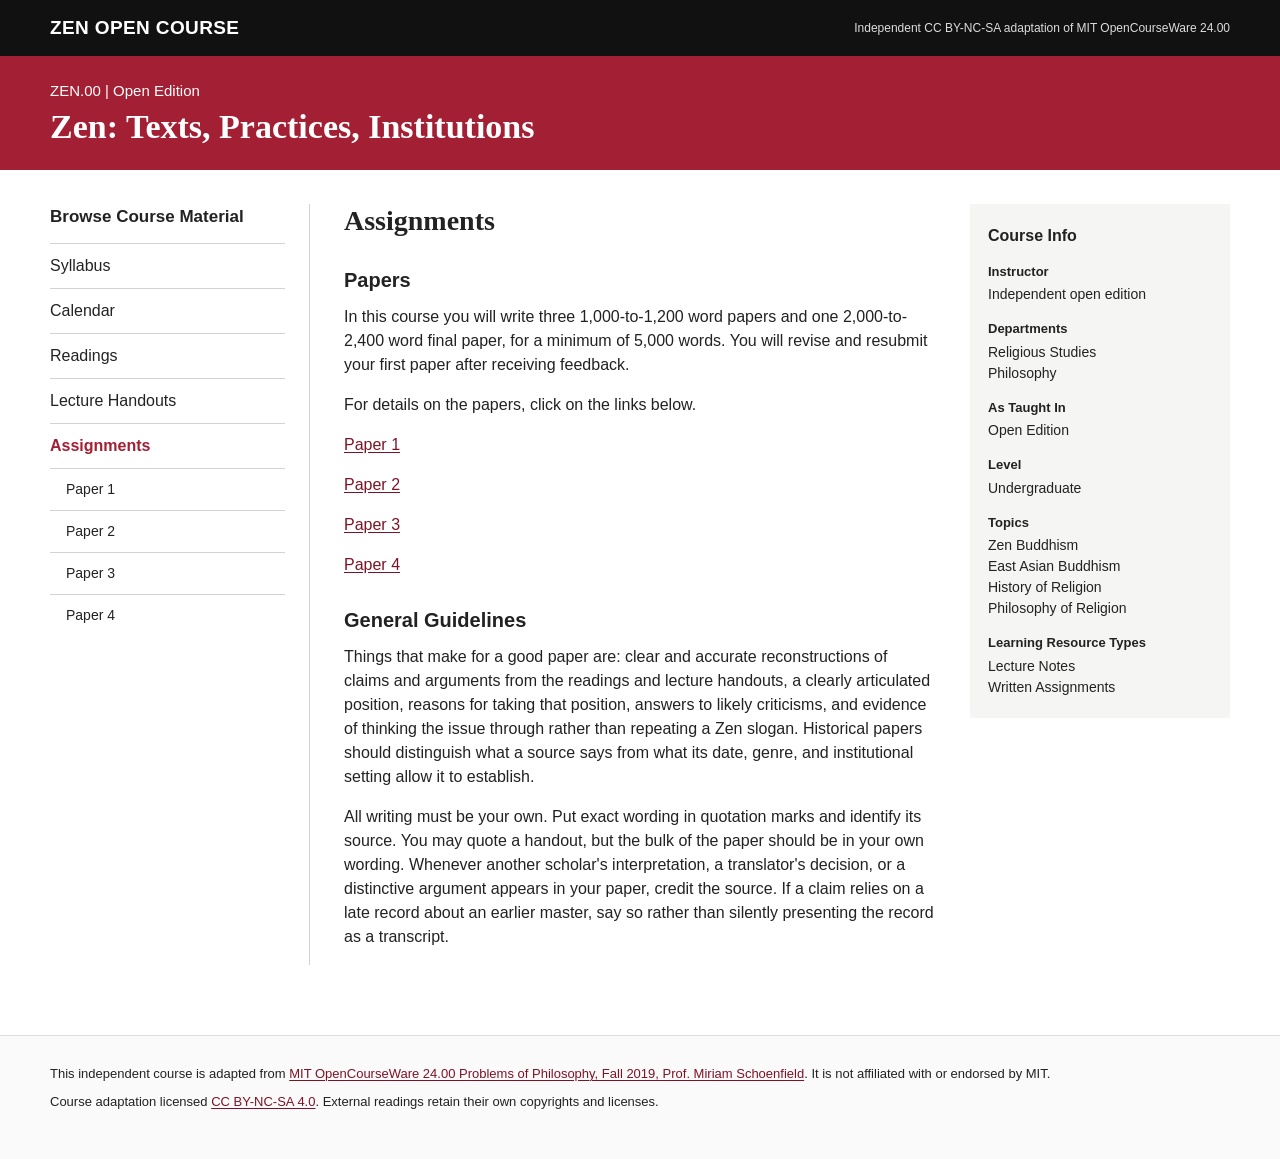
<file: assignments.html>
<!doctype html><html lang="en"><head><meta charset="utf-8"><meta name="viewport" content="width=device-width,initial-scale=1"><title>Assignments | Zen: Texts, Practices, Institutions</title><link rel="stylesheet" href="styles.css"></head><body>
<header><div class="top"><div class="inner"><div class="brand">ZEN OPEN COURSE</div><div class="source-note">Independent CC BY-NC-SA adaptation of MIT OpenCourseWare 24.00</div></div></div><div class="coursebar"><div class="inner"><div class="code">ZEN.00 | Open Edition</div><h1>Zen: Texts, Practices, Institutions</h1></div></div></header>
<div class="shell"><div class="side"><h2>Browse Course Material</h2><div class="nav"><a href="syllabus.html">Syllabus</a><a href="calendar.html">Calendar</a><a href="readings.html">Readings</a><a href="lecture-handouts.html">Lecture Handouts</a><a href="assignments.html" class="active">Assignments</a><a class="sub" href="paper1.html">Paper 1</a><a class="sub" href="paper2.html">Paper 2</a><a class="sub" href="paper3.html">Paper 3</a><a class="sub" href="paper4.html">Paper 4</a></div></div><main><h2>Assignments</h2><h3>Papers</h3><p>In this course you will write three 1,000-to-1,200 word papers and one 2,000-to-2,400 word final paper, for a minimum of 5,000 words. You will revise and resubmit your first paper after receiving feedback.</p><p>For details on the papers, click on the links below.</p><p><a href="paper1.html">Paper 1</a></p><p><a href="paper2.html">Paper 2</a></p><p><a href="paper3.html">Paper 3</a></p><p><a href="paper4.html">Paper 4</a></p><h3>General Guidelines</h3><p>Things that make for a good paper are: clear and accurate reconstructions of claims and arguments from the readings and lecture handouts, a clearly articulated position, reasons for taking that position, answers to likely criticisms, and evidence of thinking the issue through rather than repeating a Zen slogan. Historical papers should distinguish what a source says from what its date, genre, and institutional setting allow it to establish.</p><p>All writing must be your own. Put exact wording in quotation marks and identify its source. You may quote a handout, but the bulk of the paper should be in your own wording. Whenever another scholar's interpretation, a translator's decision, or a distinctive argument appears in your paper, credit the source. If a claim relies on a late record about an earlier master, say so rather than silently presenting the record as a transcript.</p></main><aside class="info"><h3>Course Info</h3><dl>
<dt>Instructor</dt><dd>Independent open edition</dd>
<dt>Departments</dt><dd>Religious Studies<br>Philosophy</dd>
<dt>As Taught In</dt><dd>Open Edition</dd>
<dt>Level</dt><dd>Undergraduate</dd>
<dt>Topics</dt><dd>Zen Buddhism<br>East Asian Buddhism<br>History of Religion<br>Philosophy of Religion</dd>
<dt>Learning Resource Types</dt><dd>Lecture Notes<br>Written Assignments</dd>
</dl></aside></div>
<footer class="footer"><div class="inner"><p>This independent course is adapted from <a href="https://ocw.mit.edu/courses/24-00-problems-of-philosophy-fall-2019/">MIT OpenCourseWare 24.00 Problems of Philosophy, Fall 2019, Prof. Miriam Schoenfield</a>. It is not affiliated with or endorsed by MIT.</p><p>Course adaptation licensed <a href="https://creativecommons.org/licenses/by-nc-sa/4.0/">CC BY-NC-SA 4.0</a>. External readings retain their own copyrights and licenses.</p></div></footer></body></html>
</file>
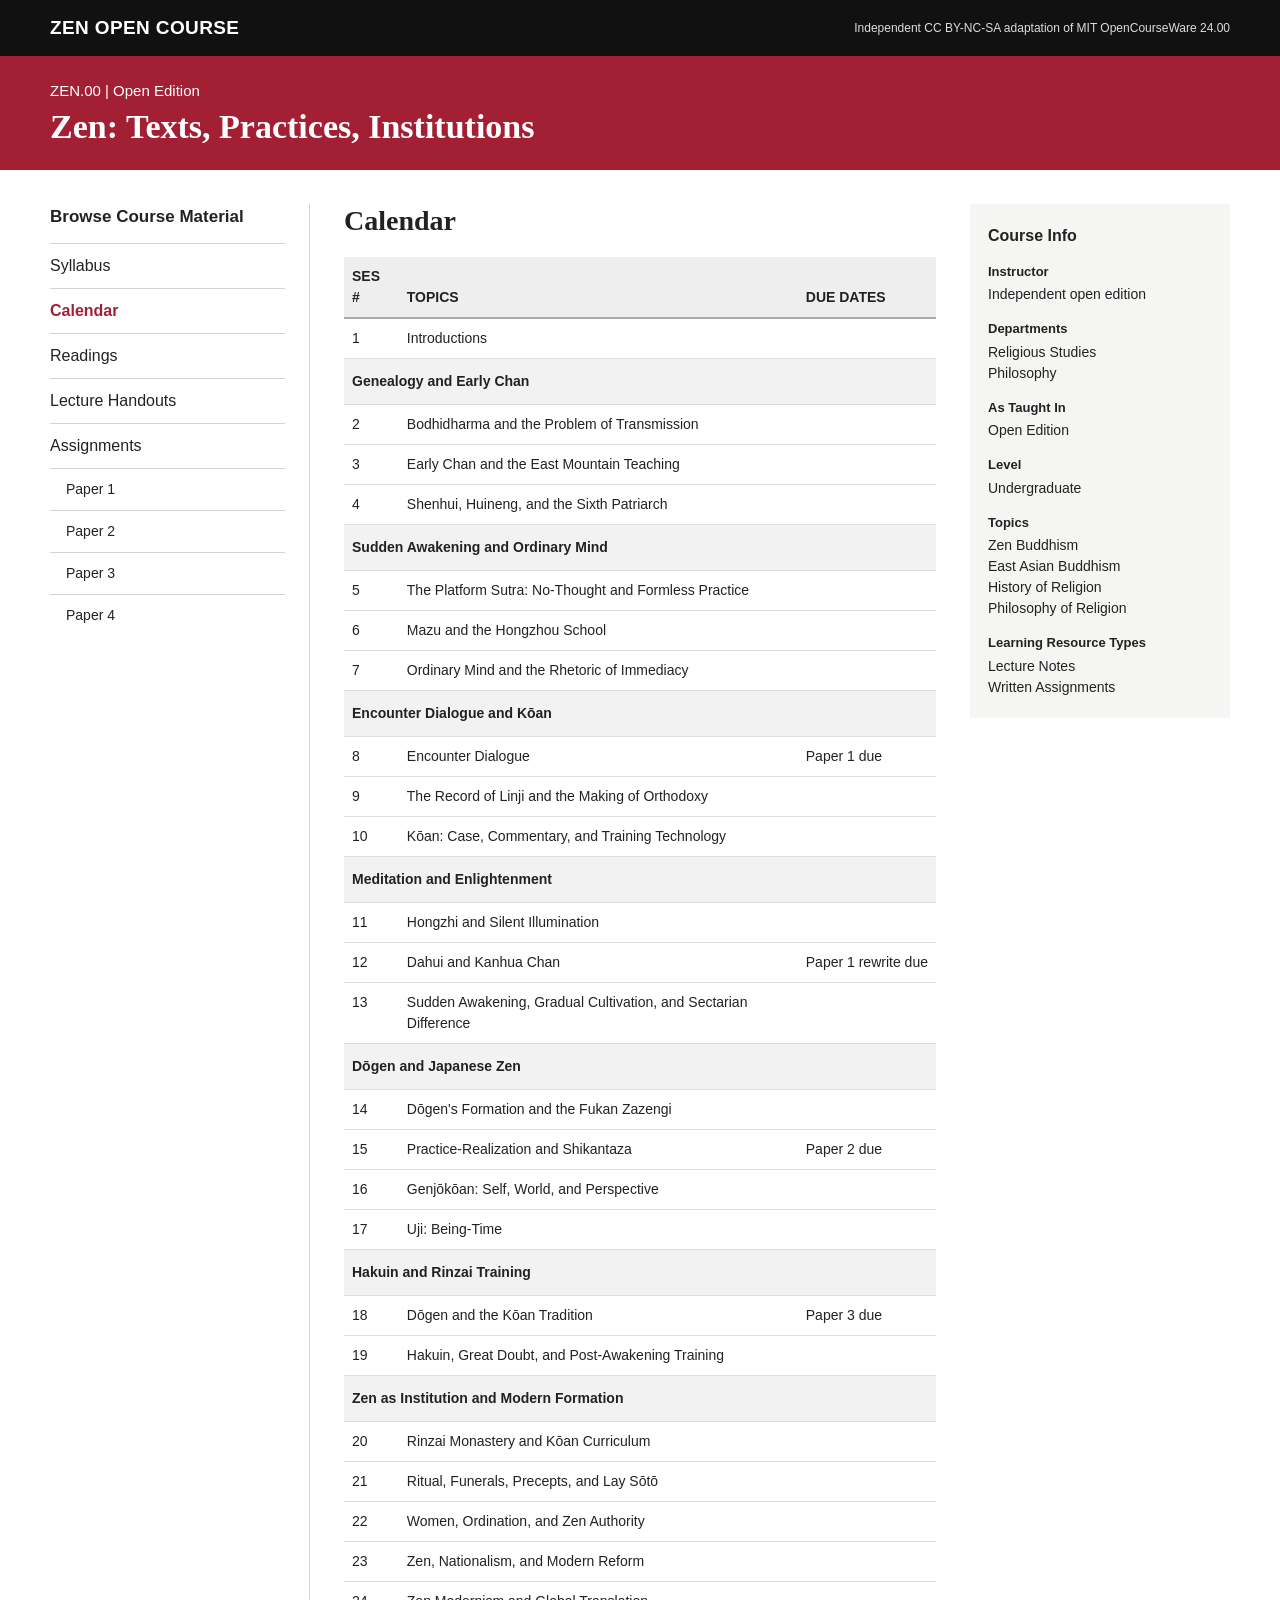
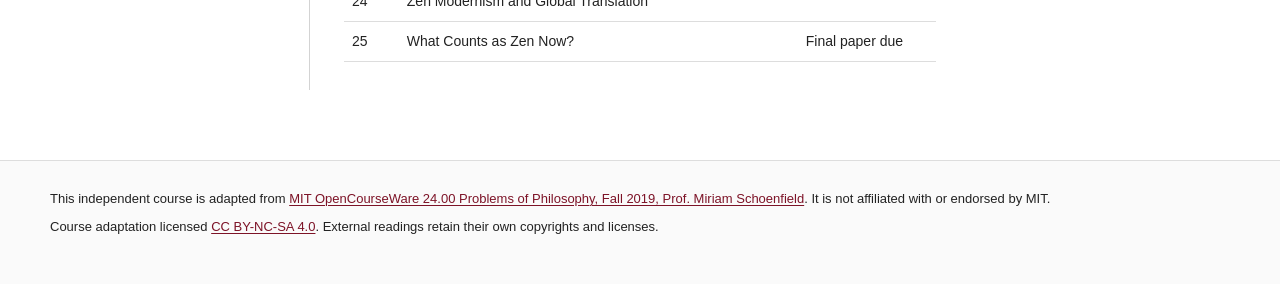
<file: calendar.html>
<!doctype html><html lang="en"><head><meta charset="utf-8"><meta name="viewport" content="width=device-width,initial-scale=1"><title>Calendar | Zen: Texts, Practices, Institutions</title><link rel="stylesheet" href="styles.css"></head><body>
<header><div class="top"><div class="inner"><div class="brand">ZEN OPEN COURSE</div><div class="source-note">Independent CC BY-NC-SA adaptation of MIT OpenCourseWare 24.00</div></div></div><div class="coursebar"><div class="inner"><div class="code">ZEN.00 | Open Edition</div><h1>Zen: Texts, Practices, Institutions</h1></div></div></header>
<div class="shell"><div class="side"><h2>Browse Course Material</h2><div class="nav"><a href="syllabus.html">Syllabus</a><a href="calendar.html" class="active">Calendar</a><a href="readings.html">Readings</a><a href="lecture-handouts.html">Lecture Handouts</a><a href="assignments.html">Assignments</a><a class="sub" href="paper1.html">Paper 1</a><a class="sub" href="paper2.html">Paper 2</a><a class="sub" href="paper3.html">Paper 3</a><a class="sub" href="paper4.html">Paper 4</a></div></div><main><h2>Calendar</h2><table><tr><th>SES #</th><th>TOPICS</th><th>DUE DATES</th></tr><tr><td>1</td><td>Introductions</td><td class="due"></td></tr><tr class="unit"><td colspan="3">Genealogy and Early Chan</td></tr><tr><td>2</td><td>Bodhidharma and the Problem of Transmission</td><td class="due"></td></tr><tr><td>3</td><td>Early Chan and the East Mountain Teaching</td><td class="due"></td></tr><tr><td>4</td><td>Shenhui, Huineng, and the Sixth Patriarch</td><td class="due"></td></tr><tr class="unit"><td colspan="3">Sudden Awakening and Ordinary Mind</td></tr><tr><td>5</td><td>The Platform Sutra: No-Thought and Formless Practice</td><td class="due"></td></tr><tr><td>6</td><td>Mazu and the Hongzhou School</td><td class="due"></td></tr><tr><td>7</td><td>Ordinary Mind and the Rhetoric of Immediacy</td><td class="due"></td></tr><tr class="unit"><td colspan="3">Encounter Dialogue and Kōan</td></tr><tr><td>8</td><td>Encounter Dialogue</td><td class="due">Paper 1 due</td></tr><tr><td>9</td><td>The Record of Linji and the Making of Orthodoxy</td><td class="due"></td></tr><tr><td>10</td><td>Kōan: Case, Commentary, and Training Technology</td><td class="due"></td></tr><tr class="unit"><td colspan="3">Meditation and Enlightenment</td></tr><tr><td>11</td><td>Hongzhi and Silent Illumination</td><td class="due"></td></tr><tr><td>12</td><td>Dahui and Kanhua Chan</td><td class="due">Paper 1 rewrite due</td></tr><tr><td>13</td><td>Sudden Awakening, Gradual Cultivation, and Sectarian Difference</td><td class="due"></td></tr><tr class="unit"><td colspan="3">Dōgen and Japanese Zen</td></tr><tr><td>14</td><td>Dōgen's Formation and the Fukan Zazengi</td><td class="due"></td></tr><tr><td>15</td><td>Practice-Realization and Shikantaza</td><td class="due">Paper 2 due</td></tr><tr><td>16</td><td>Genjōkōan: Self, World, and Perspective</td><td class="due"></td></tr><tr><td>17</td><td>Uji: Being-Time</td><td class="due"></td></tr><tr class="unit"><td colspan="3">Hakuin and Rinzai Training</td></tr><tr><td>18</td><td>Dōgen and the Kōan Tradition</td><td class="due">Paper 3 due</td></tr><tr><td>19</td><td>Hakuin, Great Doubt, and Post-Awakening Training</td><td class="due"></td></tr><tr class="unit"><td colspan="3">Zen as Institution and Modern Formation</td></tr><tr><td>20</td><td>Rinzai Monastery and Kōan Curriculum</td><td class="due"></td></tr><tr><td>21</td><td>Ritual, Funerals, Precepts, and Lay Sōtō</td><td class="due"></td></tr><tr><td>22</td><td>Women, Ordination, and Zen Authority</td><td class="due"></td></tr><tr><td>23</td><td>Zen, Nationalism, and Modern Reform</td><td class="due"></td></tr><tr><td>24</td><td>Zen Modernism and Global Translation</td><td class="due"></td></tr><tr><td>25</td><td>What Counts as Zen Now?</td><td class="due">Final paper due</td></tr></table></main><aside class="info"><h3>Course Info</h3><dl>
<dt>Instructor</dt><dd>Independent open edition</dd>
<dt>Departments</dt><dd>Religious Studies<br>Philosophy</dd>
<dt>As Taught In</dt><dd>Open Edition</dd>
<dt>Level</dt><dd>Undergraduate</dd>
<dt>Topics</dt><dd>Zen Buddhism<br>East Asian Buddhism<br>History of Religion<br>Philosophy of Religion</dd>
<dt>Learning Resource Types</dt><dd>Lecture Notes<br>Written Assignments</dd>
</dl></aside></div>
<footer class="footer"><div class="inner"><p>This independent course is adapted from <a href="https://ocw.mit.edu/courses/24-00-problems-of-philosophy-fall-2019/">MIT OpenCourseWare 24.00 Problems of Philosophy, Fall 2019, Prof. Miriam Schoenfield</a>. It is not affiliated with or endorsed by MIT.</p><p>Course adaptation licensed <a href="https://creativecommons.org/licenses/by-nc-sa/4.0/">CC BY-NC-SA 4.0</a>. External readings retain their own copyrights and licenses.</p></div></footer></body></html>
</file>
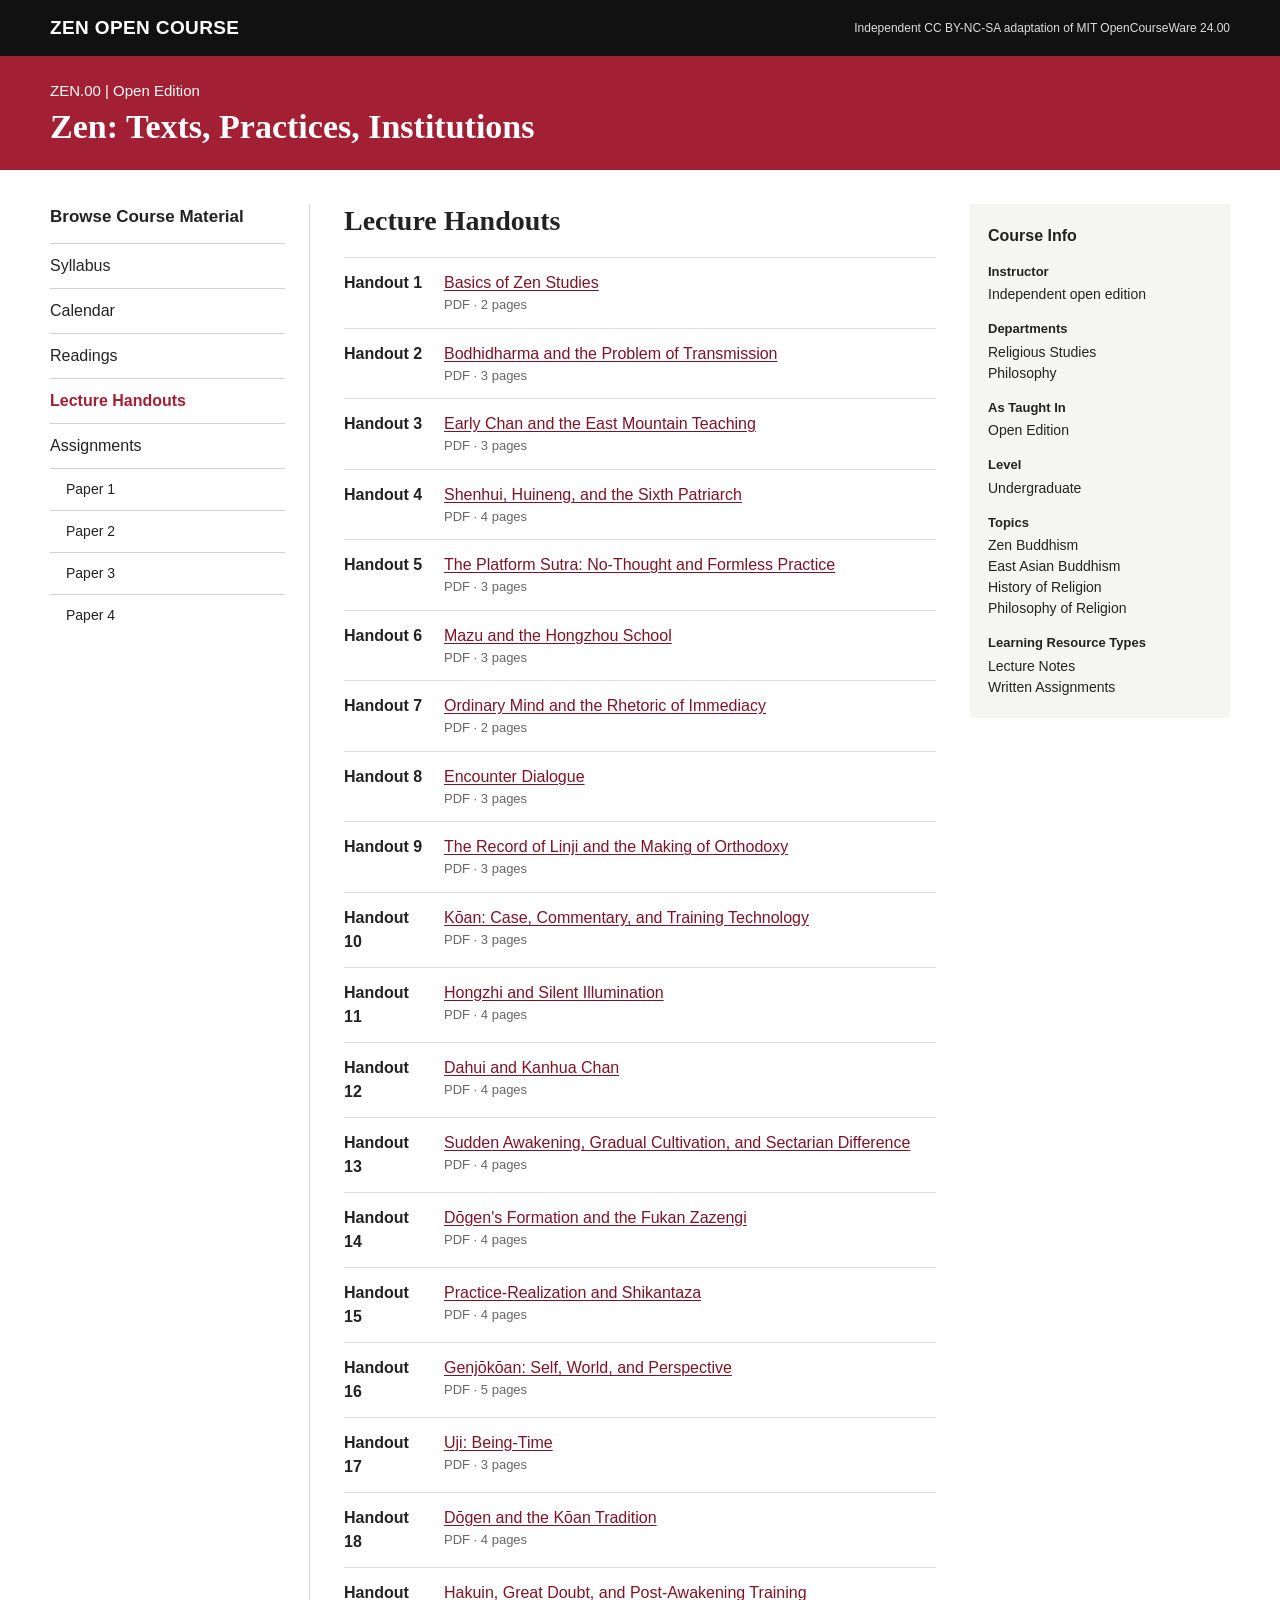
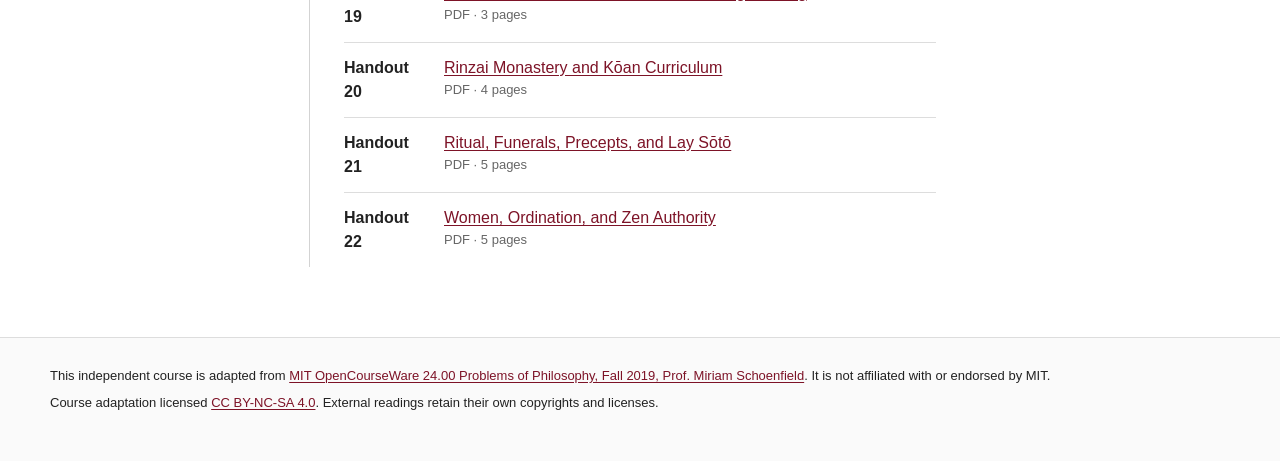
<file: lecture-handouts.html>
<!doctype html><html lang="en"><head><meta charset="utf-8"><meta name="viewport" content="width=device-width,initial-scale=1"><title>Lecture Handouts | Zen: Texts, Practices, Institutions</title><link rel="stylesheet" href="styles.css"></head><body>
<header><div class="top"><div class="inner"><div class="brand">ZEN OPEN COURSE</div><div class="source-note">Independent CC BY-NC-SA adaptation of MIT OpenCourseWare 24.00</div></div></div><div class="coursebar"><div class="inner"><div class="code">ZEN.00 | Open Edition</div><h1>Zen: Texts, Practices, Institutions</h1></div></div></header>
<div class="shell"><div class="side"><h2>Browse Course Material</h2><div class="nav"><a href="syllabus.html">Syllabus</a><a href="calendar.html">Calendar</a><a href="readings.html">Readings</a><a href="lecture-handouts.html" class="active">Lecture Handouts</a><a href="assignments.html">Assignments</a><a class="sub" href="paper1.html">Paper 1</a><a class="sub" href="paper2.html">Paper 2</a><a class="sub" href="paper3.html">Paper 3</a><a class="sub" href="paper4.html">Paper 4</a></div></div><main><h2>Lecture Handouts</h2><div class="resource"><div class="resnum">Handout 1</div><div><a href="static_resources/ZEN00_handout01.pdf">Basics of Zen Studies</a><div class="resmeta">PDF · 2 pages</div></div></div><div class="resource"><div class="resnum">Handout 2</div><div><a href="static_resources/ZEN00_handout02.pdf">Bodhidharma and the Problem of Transmission</a><div class="resmeta">PDF · 3 pages</div></div></div><div class="resource"><div class="resnum">Handout 3</div><div><a href="static_resources/ZEN00_handout03.pdf">Early Chan and the East Mountain Teaching</a><div class="resmeta">PDF · 3 pages</div></div></div><div class="resource"><div class="resnum">Handout 4</div><div><a href="static_resources/ZEN00_handout04.pdf">Shenhui, Huineng, and the Sixth Patriarch</a><div class="resmeta">PDF · 4 pages</div></div></div><div class="resource"><div class="resnum">Handout 5</div><div><a href="static_resources/ZEN00_handout05.pdf">The Platform Sutra: No-Thought and Formless Practice</a><div class="resmeta">PDF · 3 pages</div></div></div><div class="resource"><div class="resnum">Handout 6</div><div><a href="static_resources/ZEN00_handout06.pdf">Mazu and the Hongzhou School</a><div class="resmeta">PDF · 3 pages</div></div></div><div class="resource"><div class="resnum">Handout 7</div><div><a href="static_resources/ZEN00_handout07.pdf">Ordinary Mind and the Rhetoric of Immediacy</a><div class="resmeta">PDF · 2 pages</div></div></div><div class="resource"><div class="resnum">Handout 8</div><div><a href="static_resources/ZEN00_handout08.pdf">Encounter Dialogue</a><div class="resmeta">PDF · 3 pages</div></div></div><div class="resource"><div class="resnum">Handout 9</div><div><a href="static_resources/ZEN00_handout09.pdf">The Record of Linji and the Making of Orthodoxy</a><div class="resmeta">PDF · 3 pages</div></div></div><div class="resource"><div class="resnum">Handout 10</div><div><a href="static_resources/ZEN00_handout10.pdf">Kōan: Case, Commentary, and Training Technology</a><div class="resmeta">PDF · 3 pages</div></div></div><div class="resource"><div class="resnum">Handout 11</div><div><a href="static_resources/ZEN00_handout11.pdf">Hongzhi and Silent Illumination</a><div class="resmeta">PDF · 4 pages</div></div></div><div class="resource"><div class="resnum">Handout 12</div><div><a href="static_resources/ZEN00_handout12.pdf">Dahui and Kanhua Chan</a><div class="resmeta">PDF · 4 pages</div></div></div><div class="resource"><div class="resnum">Handout 13</div><div><a href="static_resources/ZEN00_handout13.pdf">Sudden Awakening, Gradual Cultivation, and Sectarian Difference</a><div class="resmeta">PDF · 4 pages</div></div></div><div class="resource"><div class="resnum">Handout 14</div><div><a href="static_resources/ZEN00_handout14.pdf">Dōgen's Formation and the Fukan Zazengi</a><div class="resmeta">PDF · 4 pages</div></div></div><div class="resource"><div class="resnum">Handout 15</div><div><a href="static_resources/ZEN00_handout15.pdf">Practice-Realization and Shikantaza</a><div class="resmeta">PDF · 4 pages</div></div></div><div class="resource"><div class="resnum">Handout 16</div><div><a href="static_resources/ZEN00_handout16.pdf">Genjōkōan: Self, World, and Perspective</a><div class="resmeta">PDF · 5 pages</div></div></div><div class="resource"><div class="resnum">Handout 17</div><div><a href="static_resources/ZEN00_handout17.pdf">Uji: Being-Time</a><div class="resmeta">PDF · 3 pages</div></div></div><div class="resource"><div class="resnum">Handout 18</div><div><a href="static_resources/ZEN00_handout18.pdf">Dōgen and the Kōan Tradition</a><div class="resmeta">PDF · 4 pages</div></div></div><div class="resource"><div class="resnum">Handout 19</div><div><a href="static_resources/ZEN00_handout19.pdf">Hakuin, Great Doubt, and Post-Awakening Training</a><div class="resmeta">PDF · 3 pages</div></div></div><div class="resource"><div class="resnum">Handout 20</div><div><a href="static_resources/ZEN00_handout20.pdf">Rinzai Monastery and Kōan Curriculum</a><div class="resmeta">PDF · 4 pages</div></div></div><div class="resource"><div class="resnum">Handout 21</div><div><a href="static_resources/ZEN00_handout21.pdf">Ritual, Funerals, Precepts, and Lay Sōtō</a><div class="resmeta">PDF · 5 pages</div></div></div><div class="resource"><div class="resnum">Handout 22</div><div><a href="static_resources/ZEN00_handout22.pdf">Women, Ordination, and Zen Authority</a><div class="resmeta">PDF · 5 pages</div></div></div></main><aside class="info"><h3>Course Info</h3><dl>
<dt>Instructor</dt><dd>Independent open edition</dd>
<dt>Departments</dt><dd>Religious Studies<br>Philosophy</dd>
<dt>As Taught In</dt><dd>Open Edition</dd>
<dt>Level</dt><dd>Undergraduate</dd>
<dt>Topics</dt><dd>Zen Buddhism<br>East Asian Buddhism<br>History of Religion<br>Philosophy of Religion</dd>
<dt>Learning Resource Types</dt><dd>Lecture Notes<br>Written Assignments</dd>
</dl></aside></div>
<footer class="footer"><div class="inner"><p>This independent course is adapted from <a href="https://ocw.mit.edu/courses/24-00-problems-of-philosophy-fall-2019/">MIT OpenCourseWare 24.00 Problems of Philosophy, Fall 2019, Prof. Miriam Schoenfield</a>. It is not affiliated with or endorsed by MIT.</p><p>Course adaptation licensed <a href="https://creativecommons.org/licenses/by-nc-sa/4.0/">CC BY-NC-SA 4.0</a>. External readings retain their own copyrights and licenses.</p></div></footer></body></html>
</file>
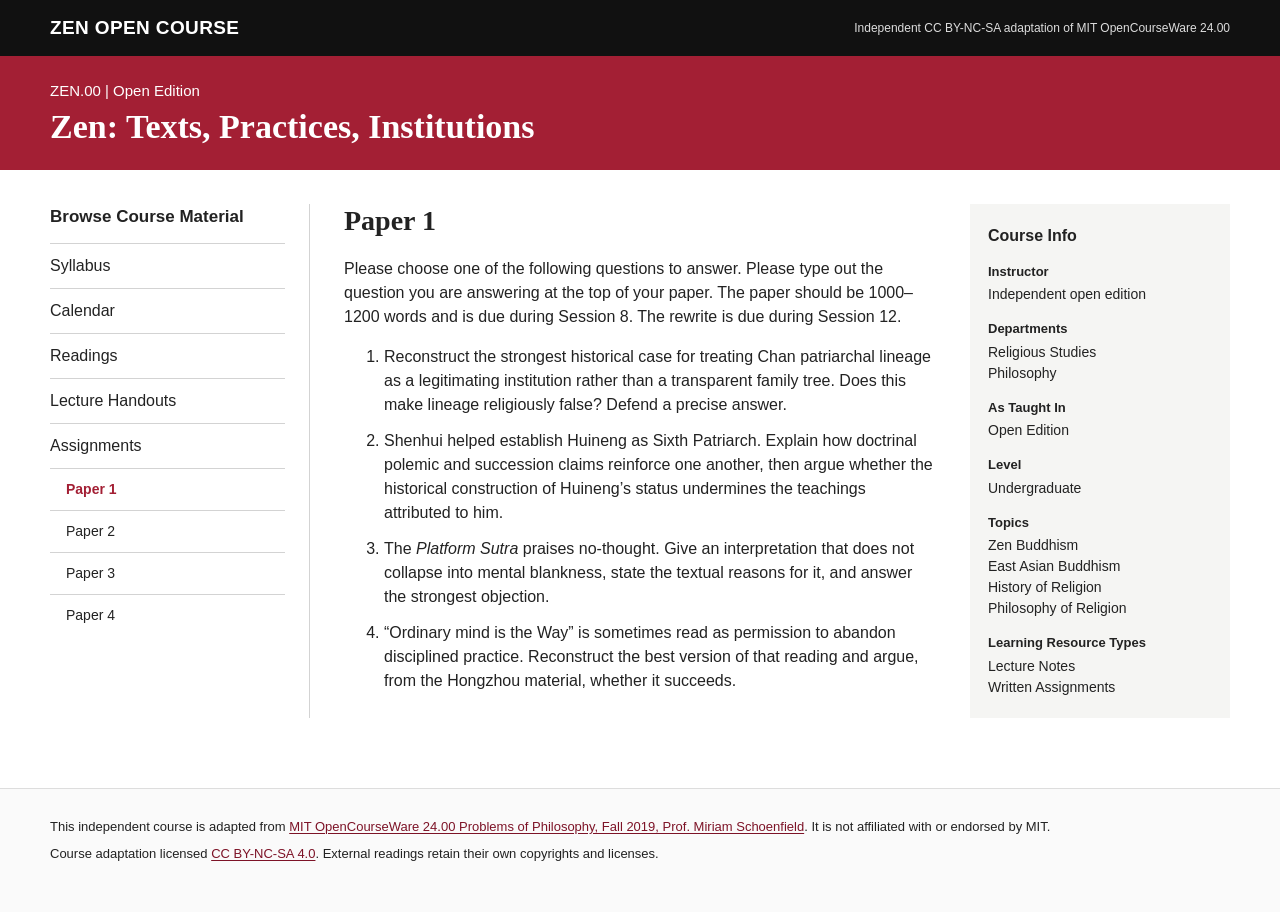
<file: paper1.html>
<!doctype html><html lang="en"><head><meta charset="utf-8"><meta name="viewport" content="width=device-width,initial-scale=1"><title>Paper 1 | Zen: Texts, Practices, Institutions</title><link rel="stylesheet" href="styles.css"></head><body>
<header><div class="top"><div class="inner"><div class="brand">ZEN OPEN COURSE</div><div class="source-note">Independent CC BY-NC-SA adaptation of MIT OpenCourseWare 24.00</div></div></div><div class="coursebar"><div class="inner"><div class="code">ZEN.00 | Open Edition</div><h1>Zen: Texts, Practices, Institutions</h1></div></div></header>
<div class="shell"><div class="side"><h2>Browse Course Material</h2><div class="nav"><a href="syllabus.html">Syllabus</a><a href="calendar.html">Calendar</a><a href="readings.html">Readings</a><a href="lecture-handouts.html">Lecture Handouts</a><a href="assignments.html">Assignments</a><a class="sub active" href="paper1.html">Paper 1</a><a class="sub" href="paper2.html">Paper 2</a><a class="sub" href="paper3.html">Paper 3</a><a class="sub" href="paper4.html">Paper 4</a></div></div><main><h2>Paper 1</h2><p>Please choose one of the following questions to answer. Please type out the question you are answering at the top of your paper. The paper should be 1000–1200 words and is due during Session 8. The rewrite is due during Session 12.</p><ol class="paperq"><li>Reconstruct the strongest historical case for treating Chan patriarchal lineage as a legitimating institution rather than a transparent family tree. Does this make lineage religiously false? Defend a precise answer.</li><li>Shenhui helped establish Huineng as Sixth Patriarch. Explain how doctrinal polemic and succession claims reinforce one another, then argue whether the historical construction of Huineng’s status undermines the teachings attributed to him.</li><li>The <i>Platform Sutra</i> praises no-thought. Give an interpretation that does not collapse into mental blankness, state the textual reasons for it, and answer the strongest objection.</li><li>“Ordinary mind is the Way” is sometimes read as permission to abandon disciplined practice. Reconstruct the best version of that reading and argue, from the Hongzhou material, whether it succeeds.</li></ol></main><aside class="info"><h3>Course Info</h3><dl>
<dt>Instructor</dt><dd>Independent open edition</dd>
<dt>Departments</dt><dd>Religious Studies<br>Philosophy</dd>
<dt>As Taught In</dt><dd>Open Edition</dd>
<dt>Level</dt><dd>Undergraduate</dd>
<dt>Topics</dt><dd>Zen Buddhism<br>East Asian Buddhism<br>History of Religion<br>Philosophy of Religion</dd>
<dt>Learning Resource Types</dt><dd>Lecture Notes<br>Written Assignments</dd>
</dl></aside></div>
<footer class="footer"><div class="inner"><p>This independent course is adapted from <a href="https://ocw.mit.edu/courses/24-00-problems-of-philosophy-fall-2019/">MIT OpenCourseWare 24.00 Problems of Philosophy, Fall 2019, Prof. Miriam Schoenfield</a>. It is not affiliated with or endorsed by MIT.</p><p>Course adaptation licensed <a href="https://creativecommons.org/licenses/by-nc-sa/4.0/">CC BY-NC-SA 4.0</a>. External readings retain their own copyrights and licenses.</p></div></footer></body></html>
</file>
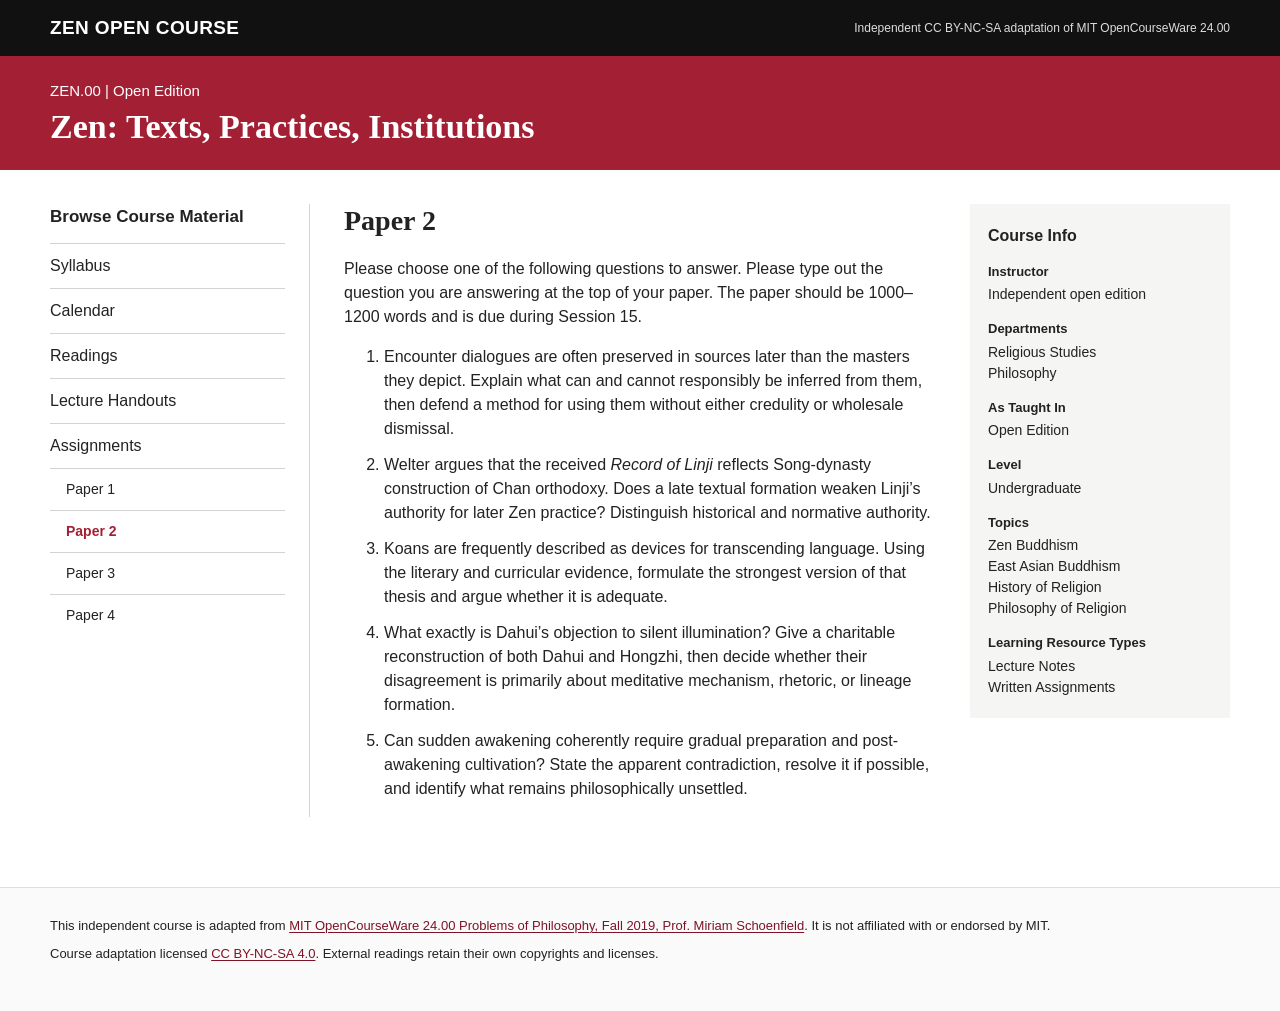
<file: paper2.html>
<!doctype html><html lang="en"><head><meta charset="utf-8"><meta name="viewport" content="width=device-width,initial-scale=1"><title>Paper 2 | Zen: Texts, Practices, Institutions</title><link rel="stylesheet" href="styles.css"></head><body>
<header><div class="top"><div class="inner"><div class="brand">ZEN OPEN COURSE</div><div class="source-note">Independent CC BY-NC-SA adaptation of MIT OpenCourseWare 24.00</div></div></div><div class="coursebar"><div class="inner"><div class="code">ZEN.00 | Open Edition</div><h1>Zen: Texts, Practices, Institutions</h1></div></div></header>
<div class="shell"><div class="side"><h2>Browse Course Material</h2><div class="nav"><a href="syllabus.html">Syllabus</a><a href="calendar.html">Calendar</a><a href="readings.html">Readings</a><a href="lecture-handouts.html">Lecture Handouts</a><a href="assignments.html">Assignments</a><a class="sub" href="paper1.html">Paper 1</a><a class="sub active" href="paper2.html">Paper 2</a><a class="sub" href="paper3.html">Paper 3</a><a class="sub" href="paper4.html">Paper 4</a></div></div><main><h2>Paper 2</h2><p>Please choose one of the following questions to answer. Please type out the question you are answering at the top of your paper. The paper should be 1000–1200 words and is due during Session 15.</p><ol class="paperq"><li>Encounter dialogues are often preserved in sources later than the masters they depict. Explain what can and cannot responsibly be inferred from them, then defend a method for using them without either credulity or wholesale dismissal.</li><li>Welter argues that the received <i>Record of Linji</i> reflects Song-dynasty construction of Chan orthodoxy. Does a late textual formation weaken Linji’s authority for later Zen practice? Distinguish historical and normative authority.</li><li>Koans are frequently described as devices for transcending language. Using the literary and curricular evidence, formulate the strongest version of that thesis and argue whether it is adequate.</li><li>What exactly is Dahui’s objection to silent illumination? Give a charitable reconstruction of both Dahui and Hongzhi, then decide whether their disagreement is primarily about meditative mechanism, rhetoric, or lineage formation.</li><li>Can sudden awakening coherently require gradual preparation and post-awakening cultivation? State the apparent contradiction, resolve it if possible, and identify what remains philosophically unsettled.</li></ol></main><aside class="info"><h3>Course Info</h3><dl>
<dt>Instructor</dt><dd>Independent open edition</dd>
<dt>Departments</dt><dd>Religious Studies<br>Philosophy</dd>
<dt>As Taught In</dt><dd>Open Edition</dd>
<dt>Level</dt><dd>Undergraduate</dd>
<dt>Topics</dt><dd>Zen Buddhism<br>East Asian Buddhism<br>History of Religion<br>Philosophy of Religion</dd>
<dt>Learning Resource Types</dt><dd>Lecture Notes<br>Written Assignments</dd>
</dl></aside></div>
<footer class="footer"><div class="inner"><p>This independent course is adapted from <a href="https://ocw.mit.edu/courses/24-00-problems-of-philosophy-fall-2019/">MIT OpenCourseWare 24.00 Problems of Philosophy, Fall 2019, Prof. Miriam Schoenfield</a>. It is not affiliated with or endorsed by MIT.</p><p>Course adaptation licensed <a href="https://creativecommons.org/licenses/by-nc-sa/4.0/">CC BY-NC-SA 4.0</a>. External readings retain their own copyrights and licenses.</p></div></footer></body></html>
</file>
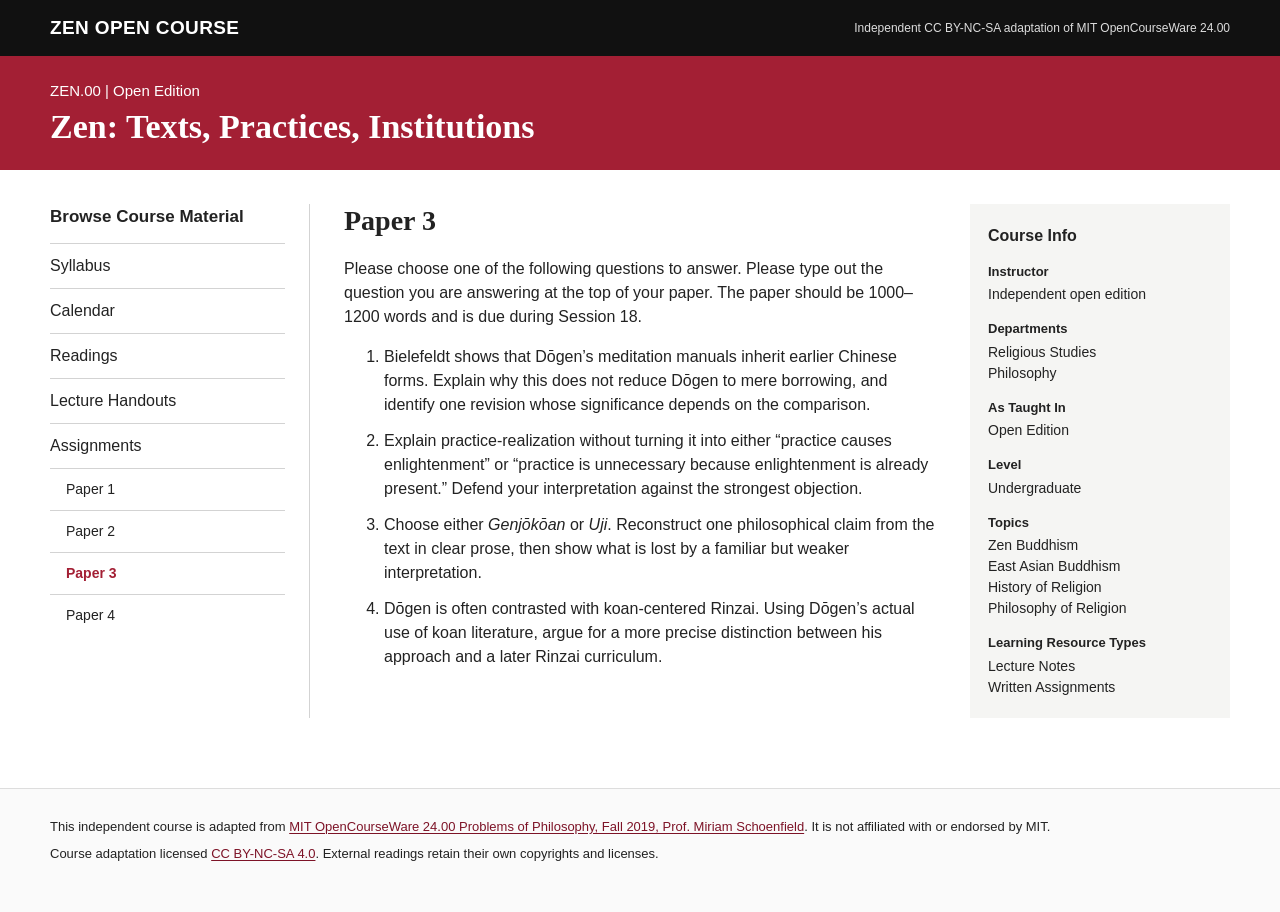
<file: paper3.html>
<!doctype html><html lang="en"><head><meta charset="utf-8"><meta name="viewport" content="width=device-width,initial-scale=1"><title>Paper 3 | Zen: Texts, Practices, Institutions</title><link rel="stylesheet" href="styles.css"></head><body>
<header><div class="top"><div class="inner"><div class="brand">ZEN OPEN COURSE</div><div class="source-note">Independent CC BY-NC-SA adaptation of MIT OpenCourseWare 24.00</div></div></div><div class="coursebar"><div class="inner"><div class="code">ZEN.00 | Open Edition</div><h1>Zen: Texts, Practices, Institutions</h1></div></div></header>
<div class="shell"><div class="side"><h2>Browse Course Material</h2><div class="nav"><a href="syllabus.html">Syllabus</a><a href="calendar.html">Calendar</a><a href="readings.html">Readings</a><a href="lecture-handouts.html">Lecture Handouts</a><a href="assignments.html">Assignments</a><a class="sub" href="paper1.html">Paper 1</a><a class="sub" href="paper2.html">Paper 2</a><a class="sub active" href="paper3.html">Paper 3</a><a class="sub" href="paper4.html">Paper 4</a></div></div><main><h2>Paper 3</h2><p>Please choose one of the following questions to answer. Please type out the question you are answering at the top of your paper. The paper should be 1000–1200 words and is due during Session 18.</p><ol class="paperq"><li>Bielefeldt shows that Dōgen’s meditation manuals inherit earlier Chinese forms. Explain why this does not reduce Dōgen to mere borrowing, and identify one revision whose significance depends on the comparison.</li><li>Explain practice-realization without turning it into either “practice causes enlightenment” or “practice is unnecessary because enlightenment is already present.” Defend your interpretation against the strongest objection.</li><li>Choose either <i>Genjōkōan</i> or <i>Uji</i>. Reconstruct one philosophical claim from the text in clear prose, then show what is lost by a familiar but weaker interpretation.</li><li>Dōgen is often contrasted with koan-centered Rinzai. Using Dōgen’s actual use of koan literature, argue for a more precise distinction between his approach and a later Rinzai curriculum.</li></ol></main><aside class="info"><h3>Course Info</h3><dl>
<dt>Instructor</dt><dd>Independent open edition</dd>
<dt>Departments</dt><dd>Religious Studies<br>Philosophy</dd>
<dt>As Taught In</dt><dd>Open Edition</dd>
<dt>Level</dt><dd>Undergraduate</dd>
<dt>Topics</dt><dd>Zen Buddhism<br>East Asian Buddhism<br>History of Religion<br>Philosophy of Religion</dd>
<dt>Learning Resource Types</dt><dd>Lecture Notes<br>Written Assignments</dd>
</dl></aside></div>
<footer class="footer"><div class="inner"><p>This independent course is adapted from <a href="https://ocw.mit.edu/courses/24-00-problems-of-philosophy-fall-2019/">MIT OpenCourseWare 24.00 Problems of Philosophy, Fall 2019, Prof. Miriam Schoenfield</a>. It is not affiliated with or endorsed by MIT.</p><p>Course adaptation licensed <a href="https://creativecommons.org/licenses/by-nc-sa/4.0/">CC BY-NC-SA 4.0</a>. External readings retain their own copyrights and licenses.</p></div></footer></body></html>
</file>
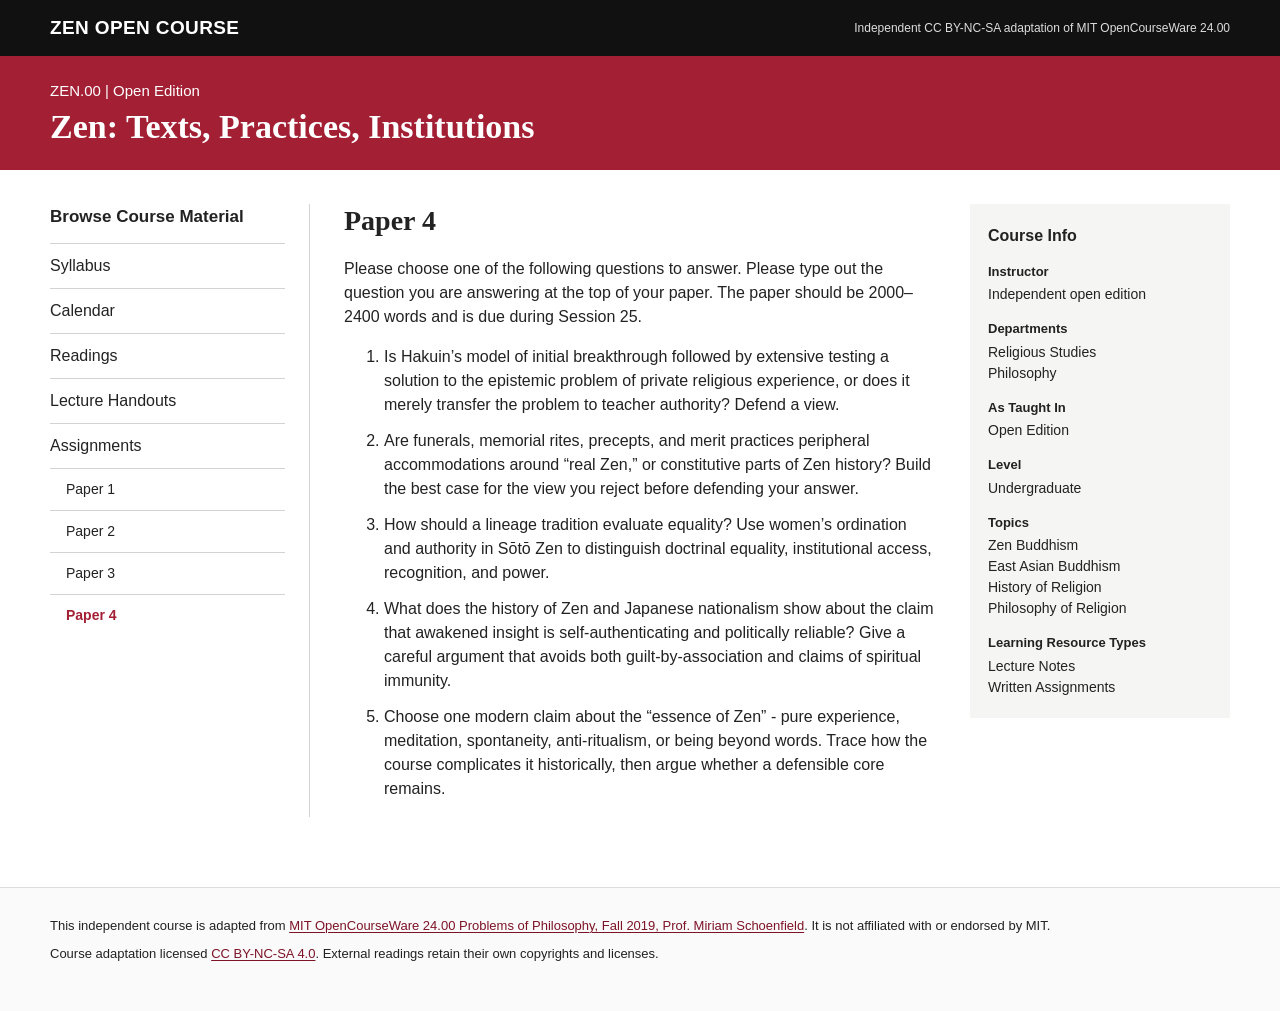
<file: paper4.html>
<!doctype html><html lang="en"><head><meta charset="utf-8"><meta name="viewport" content="width=device-width,initial-scale=1"><title>Paper 4 | Zen: Texts, Practices, Institutions</title><link rel="stylesheet" href="styles.css"></head><body>
<header><div class="top"><div class="inner"><div class="brand">ZEN OPEN COURSE</div><div class="source-note">Independent CC BY-NC-SA adaptation of MIT OpenCourseWare 24.00</div></div></div><div class="coursebar"><div class="inner"><div class="code">ZEN.00 | Open Edition</div><h1>Zen: Texts, Practices, Institutions</h1></div></div></header>
<div class="shell"><div class="side"><h2>Browse Course Material</h2><div class="nav"><a href="syllabus.html">Syllabus</a><a href="calendar.html">Calendar</a><a href="readings.html">Readings</a><a href="lecture-handouts.html">Lecture Handouts</a><a href="assignments.html">Assignments</a><a class="sub" href="paper1.html">Paper 1</a><a class="sub" href="paper2.html">Paper 2</a><a class="sub" href="paper3.html">Paper 3</a><a class="sub active" href="paper4.html">Paper 4</a></div></div><main><h2>Paper 4</h2><p>Please choose one of the following questions to answer. Please type out the question you are answering at the top of your paper. The paper should be 2000–2400 words and is due during Session 25.</p><ol class="paperq"><li>Is Hakuin’s model of initial breakthrough followed by extensive testing a solution to the epistemic problem of private religious experience, or does it merely transfer the problem to teacher authority? Defend a view.</li><li>Are funerals, memorial rites, precepts, and merit practices peripheral accommodations around “real Zen,” or constitutive parts of Zen history? Build the best case for the view you reject before defending your answer.</li><li>How should a lineage tradition evaluate equality? Use women’s ordination and authority in Sōtō Zen to distinguish doctrinal equality, institutional access, recognition, and power.</li><li>What does the history of Zen and Japanese nationalism show about the claim that awakened insight is self-authenticating and politically reliable? Give a careful argument that avoids both guilt-by-association and claims of spiritual immunity.</li><li>Choose one modern claim about the “essence of Zen” - pure experience, meditation, spontaneity, anti-ritualism, or being beyond words. Trace how the course complicates it historically, then argue whether a defensible core remains.</li></ol></main><aside class="info"><h3>Course Info</h3><dl>
<dt>Instructor</dt><dd>Independent open edition</dd>
<dt>Departments</dt><dd>Religious Studies<br>Philosophy</dd>
<dt>As Taught In</dt><dd>Open Edition</dd>
<dt>Level</dt><dd>Undergraduate</dd>
<dt>Topics</dt><dd>Zen Buddhism<br>East Asian Buddhism<br>History of Religion<br>Philosophy of Religion</dd>
<dt>Learning Resource Types</dt><dd>Lecture Notes<br>Written Assignments</dd>
</dl></aside></div>
<footer class="footer"><div class="inner"><p>This independent course is adapted from <a href="https://ocw.mit.edu/courses/24-00-problems-of-philosophy-fall-2019/">MIT OpenCourseWare 24.00 Problems of Philosophy, Fall 2019, Prof. Miriam Schoenfield</a>. It is not affiliated with or endorsed by MIT.</p><p>Course adaptation licensed <a href="https://creativecommons.org/licenses/by-nc-sa/4.0/">CC BY-NC-SA 4.0</a>. External readings retain their own copyrights and licenses.</p></div></footer></body></html>
</file>
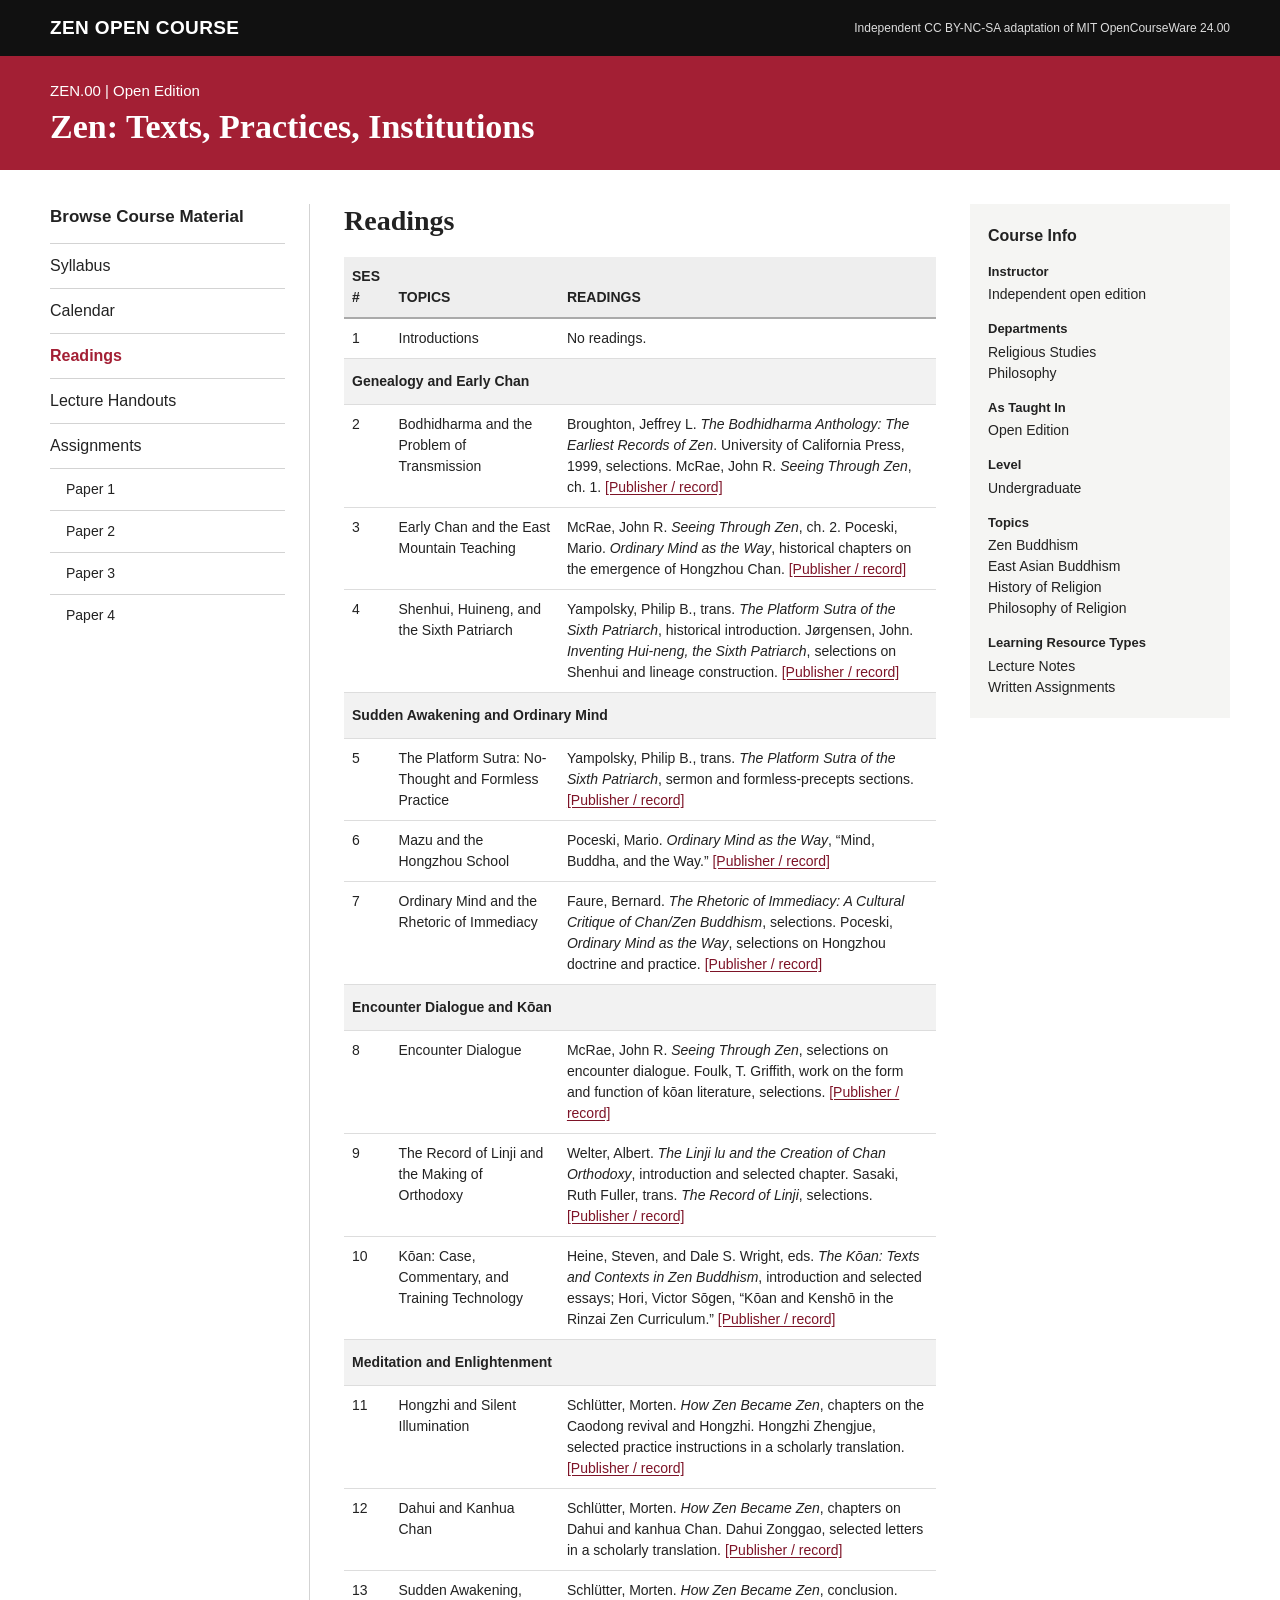
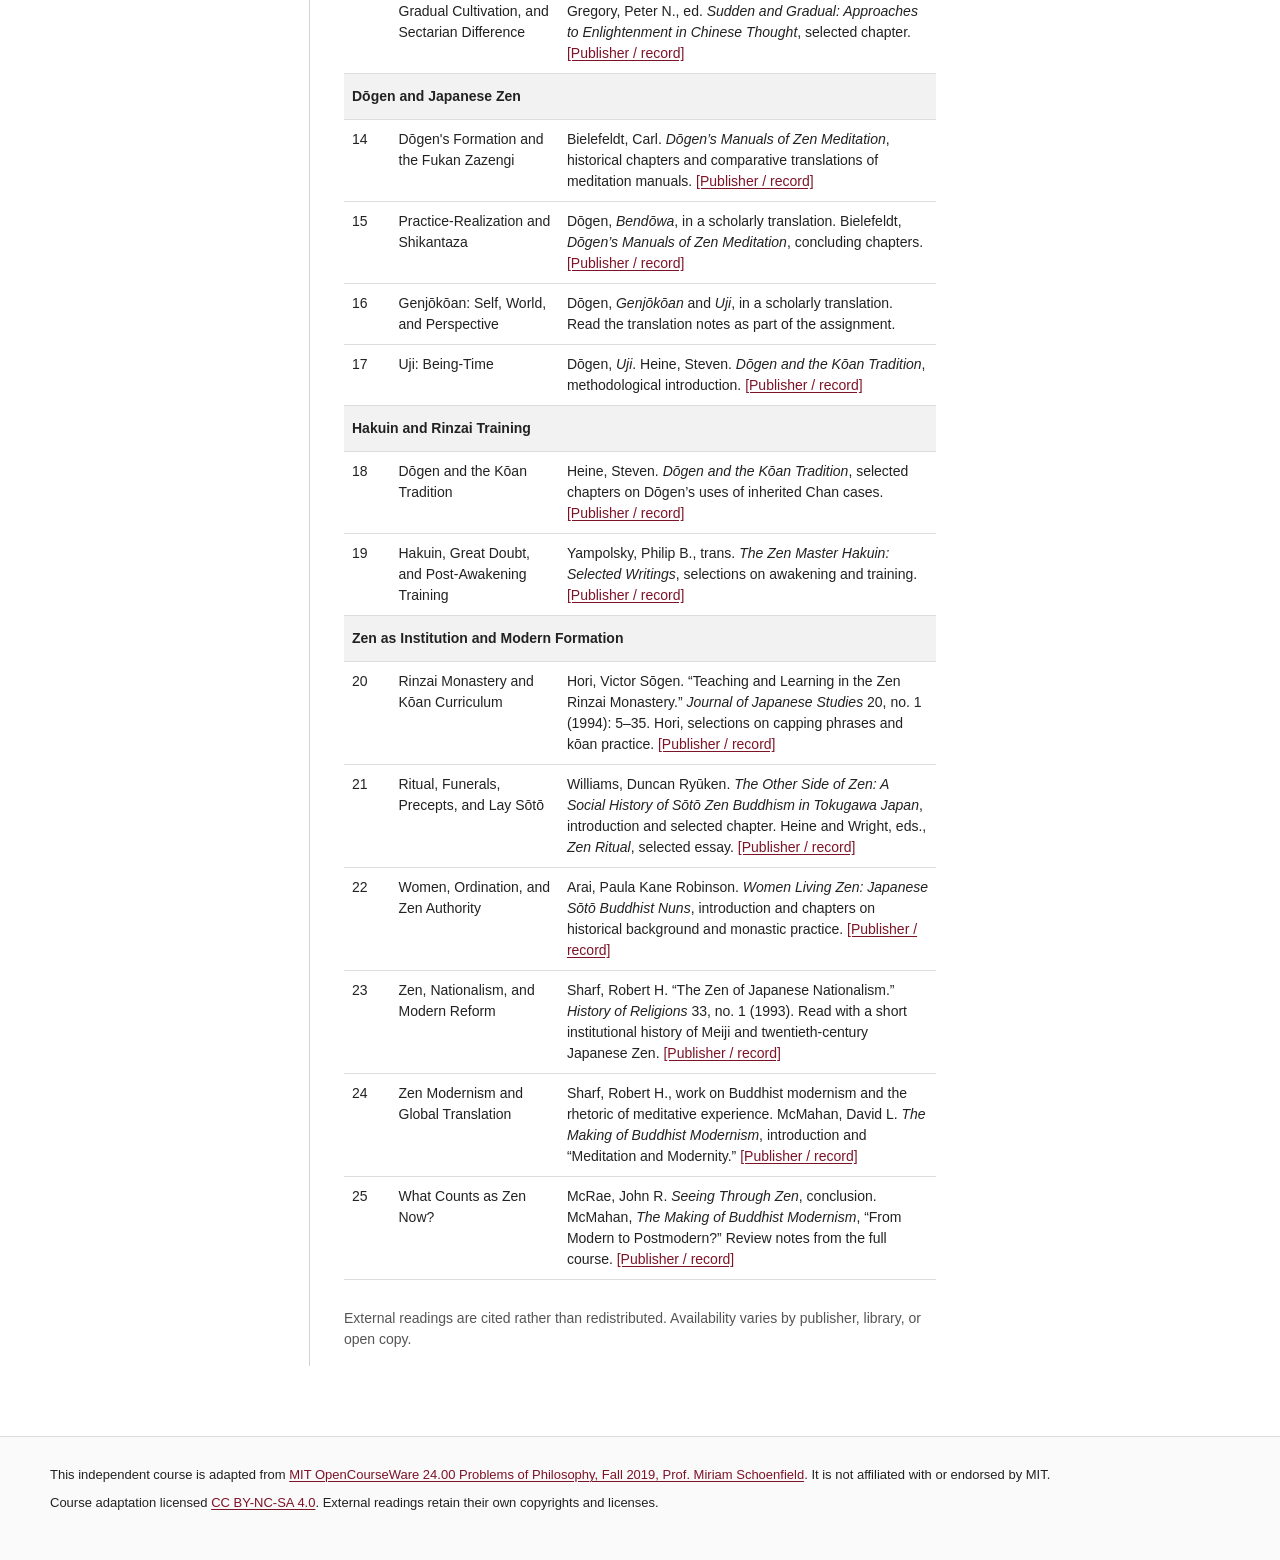
<file: readings.html>
<!doctype html><html lang="en"><head><meta charset="utf-8"><meta name="viewport" content="width=device-width,initial-scale=1"><title>Readings | Zen: Texts, Practices, Institutions</title><link rel="stylesheet" href="styles.css"></head><body>
<header><div class="top"><div class="inner"><div class="brand">ZEN OPEN COURSE</div><div class="source-note">Independent CC BY-NC-SA adaptation of MIT OpenCourseWare 24.00</div></div></div><div class="coursebar"><div class="inner"><div class="code">ZEN.00 | Open Edition</div><h1>Zen: Texts, Practices, Institutions</h1></div></div></header>
<div class="shell"><div class="side"><h2>Browse Course Material</h2><div class="nav"><a href="syllabus.html">Syllabus</a><a href="calendar.html">Calendar</a><a href="readings.html" class="active">Readings</a><a href="lecture-handouts.html">Lecture Handouts</a><a href="assignments.html">Assignments</a><a class="sub" href="paper1.html">Paper 1</a><a class="sub" href="paper2.html">Paper 2</a><a class="sub" href="paper3.html">Paper 3</a><a class="sub" href="paper4.html">Paper 4</a></div></div><main><h2>Readings</h2><table><tr><th>SES #</th><th>TOPICS</th><th>READINGS</th></tr><tr><td>1</td><td>Introductions</td><td>No readings.</td></tr><tr class="unit"><td colspan="3">Genealogy and Early Chan</td></tr><tr><td>2</td><td>Bodhidharma and the Problem of Transmission</td><td>Broughton, Jeffrey L. <i>The Bodhidharma Anthology: The Earliest Records of Zen</i>. University of California Press, 1999, selections. McRae, John R. <i>Seeing Through Zen</i>, ch. 1. <a href="https://www.ucpress.edu/book/9780520237988/seeing-through-zen">[Publisher / record]</a></td></tr><tr><td>3</td><td>Early Chan and the East Mountain Teaching</td><td>McRae, John R. <i>Seeing Through Zen</i>, ch. 2. Poceski, Mario. <i>Ordinary Mind as the Way</i>, historical chapters on the emergence of Hongzhou Chan. <a href="https://www.ucpress.edu/book/9780520237988/seeing-through-zen">[Publisher / record]</a></td></tr><tr><td>4</td><td>Shenhui, Huineng, and the Sixth Patriarch</td><td>Yampolsky, Philip B., trans. <i>The Platform Sutra of the Sixth Patriarch</i>, historical introduction. Jørgensen, John. <i>Inventing Hui-neng, the Sixth Patriarch</i>, selections on Shenhui and lineage construction. <a href="https://cup.columbia.edu/book/the-platform-sutra-of-the-sixth-patriarch/9780231159563">[Publisher / record]</a></td></tr><tr class="unit"><td colspan="3">Sudden Awakening and Ordinary Mind</td></tr><tr><td>5</td><td>The Platform Sutra: No-Thought and Formless Practice</td><td>Yampolsky, Philip B., trans. <i>The Platform Sutra of the Sixth Patriarch</i>, sermon and formless-precepts sections. <a href="https://cup.columbia.edu/book/the-platform-sutra-of-the-sixth-patriarch/9780231159563">[Publisher / record]</a></td></tr><tr><td>6</td><td>Mazu and the Hongzhou School</td><td>Poceski, Mario. <i>Ordinary Mind as the Way</i>, “Mind, Buddha, and the Way.” <a href="https://global.oup.com/academic/product/ordinary-mind-as-the-way-9780195319965">[Publisher / record]</a></td></tr><tr><td>7</td><td>Ordinary Mind and the Rhetoric of Immediacy</td><td>Faure, Bernard. <i>The Rhetoric of Immediacy: A Cultural Critique of Chan/Zen Buddhism</i>, selections. Poceski, <i>Ordinary Mind as the Way</i>, selections on Hongzhou doctrine and practice. <a href="https://global.oup.com/academic/product/ordinary-mind-as-the-way-9780195319965">[Publisher / record]</a></td></tr><tr class="unit"><td colspan="3">Encounter Dialogue and Kōan</td></tr><tr><td>8</td><td>Encounter Dialogue</td><td>McRae, John R. <i>Seeing Through Zen</i>, selections on encounter dialogue. Foulk, T. Griffith, work on the form and function of kōan literature, selections. <a href="https://www.ucpress.edu/book/9780520237988/seeing-through-zen">[Publisher / record]</a></td></tr><tr><td>9</td><td>The Record of Linji and the Making of Orthodoxy</td><td>Welter, Albert. <i>The Linji lu and the Creation of Chan Orthodoxy</i>, introduction and selected chapter. Sasaki, Ruth Fuller, trans. <i>The Record of Linji</i>, selections. <a href="https://global.oup.com/academic/product/the-linji-lu-and-the-creation-of-chan-orthodoxy-9780195375208">[Publisher / record]</a></td></tr><tr><td>10</td><td>Kōan: Case, Commentary, and Training Technology</td><td>Heine, Steven, and Dale S. Wright, eds. <i>The Kōan: Texts and Contexts in Zen Buddhism</i>, introduction and selected essays; Hori, Victor Sōgen, “Kōan and Kenshō in the Rinzai Zen Curriculum.” <a href="https://sunypress.edu/Books/D/Dogen-and-the-Koan-Tradition">[Publisher / record]</a></td></tr><tr class="unit"><td colspan="3">Meditation and Enlightenment</td></tr><tr><td>11</td><td>Hongzhi and Silent Illumination</td><td>Schlütter, Morten. <i>How Zen Became Zen</i>, chapters on the Caodong revival and Hongzhi. Hongzhi Zhengjue, selected practice instructions in a scholarly translation. <a href="https://uhpress.hawaii.edu/title/how-zen-became-zen-the-dispute-over-enlightenment-and-the-formation-of-chan-buddhism-in-song-dynasty-china/">[Publisher / record]</a></td></tr><tr><td>12</td><td>Dahui and Kanhua Chan</td><td>Schlütter, Morten. <i>How Zen Became Zen</i>, chapters on Dahui and kanhua Chan. Dahui Zonggao, selected letters in a scholarly translation. <a href="https://uhpress.hawaii.edu/title/how-zen-became-zen-the-dispute-over-enlightenment-and-the-formation-of-chan-buddhism-in-song-dynasty-china/">[Publisher / record]</a></td></tr><tr><td>13</td><td>Sudden Awakening, Gradual Cultivation, and Sectarian Difference</td><td>Schlütter, Morten. <i>How Zen Became Zen</i>, conclusion. Gregory, Peter N., ed. <i>Sudden and Gradual: Approaches to Enlightenment in Chinese Thought</i>, selected chapter. <a href="https://uhpress.hawaii.edu/title/how-zen-became-zen-the-dispute-over-enlightenment-and-the-formation-of-chan-buddhism-in-song-dynasty-china/">[Publisher / record]</a></td></tr><tr class="unit"><td colspan="3">Dōgen and Japanese Zen</td></tr><tr><td>14</td><td>Dōgen's Formation and the Fukan Zazengi</td><td>Bielefeldt, Carl. <i>Dōgen’s Manuals of Zen Meditation</i>, historical chapters and comparative translations of meditation manuals. <a href="https://www.ucpress.edu/book/9780520068353/dogens-manuals-of-zen-meditation">[Publisher / record]</a></td></tr><tr><td>15</td><td>Practice-Realization and Shikantaza</td><td>Dōgen, <i>Bendōwa</i>, in a scholarly translation. Bielefeldt, <i>Dōgen’s Manuals of Zen Meditation</i>, concluding chapters. <a href="https://www.ucpress.edu/book/9780520068353/dogens-manuals-of-zen-meditation">[Publisher / record]</a></td></tr><tr><td>16</td><td>Genjōkōan: Self, World, and Perspective</td><td>Dōgen, <i>Genjōkōan</i> and <i>Uji</i>, in a scholarly translation. Read the translation notes as part of the assignment.</td></tr><tr><td>17</td><td>Uji: Being-Time</td><td>Dōgen, <i>Uji</i>. Heine, Steven. <i>Dōgen and the Kōan Tradition</i>, methodological introduction. <a href="https://sunypress.edu/Books/D/Dogen-and-the-Koan-Tradition">[Publisher / record]</a></td></tr><tr class="unit"><td colspan="3">Hakuin and Rinzai Training</td></tr><tr><td>18</td><td>Dōgen and the Kōan Tradition</td><td>Heine, Steven. <i>Dōgen and the Kōan Tradition</i>, selected chapters on Dōgen’s uses of inherited Chan cases. <a href="https://sunypress.edu/Books/D/Dogen-and-the-Koan-Tradition">[Publisher / record]</a></td></tr><tr><td>19</td><td>Hakuin, Great Doubt, and Post-Awakening Training</td><td>Yampolsky, Philip B., trans. <i>The Zen Master Hakuin: Selected Writings</i>, selections on awakening and training. <a href="https://cup.columbia.edu/book/the-platform-sutra-of-the-sixth-patriarch/9780231159563">[Publisher / record]</a></td></tr><tr class="unit"><td colspan="3">Zen as Institution and Modern Formation</td></tr><tr><td>20</td><td>Rinzai Monastery and Kōan Curriculum</td><td>Hori, Victor Sōgen. “Teaching and Learning in the Zen Rinzai Monastery.” <i>Journal of Japanese Studies</i> 20, no. 1 (1994): 5–35. Hori, selections on capping phrases and kōan practice. <a href="https://www.jstor.org/stable/132785">[Publisher / record]</a></td></tr><tr><td>21</td><td>Ritual, Funerals, Precepts, and Lay Sōtō</td><td>Williams, Duncan Ryūken. <i>The Other Side of Zen: A Social History of Sōtō Zen Buddhism in Tokugawa Japan</i>, introduction and selected chapter. Heine and Wright, eds., <i>Zen Ritual</i>, selected essay. <a href="https://sunypress.edu/Books/D/Dogen-and-the-Koan-Tradition">[Publisher / record]</a></td></tr><tr><td>22</td><td>Women, Ordination, and Zen Authority</td><td>Arai, Paula Kane Robinson. <i>Women Living Zen: Japanese Sōtō Buddhist Nuns</i>, introduction and chapters on historical background and monastic practice. <a href="https://academic.oup.com/book/12851">[Publisher / record]</a></td></tr><tr><td>23</td><td>Zen, Nationalism, and Modern Reform</td><td>Sharf, Robert H. “The Zen of Japanese Nationalism.” <i>History of Religions</i> 33, no. 1 (1993). Read with a short institutional history of Meiji and twentieth-century Japanese Zen. <a href="https://press.uchicago.edu/ucp/books/book/chicago/C/bo3638532.html">[Publisher / record]</a></td></tr><tr><td>24</td><td>Zen Modernism and Global Translation</td><td>Sharf, Robert H., work on Buddhist modernism and the rhetoric of meditative experience. McMahan, David L. <i>The Making of Buddhist Modernism</i>, introduction and “Meditation and Modernity.” <a href="https://press.uchicago.edu/ucp/books/book/chicago/C/bo3638532.html">[Publisher / record]</a></td></tr><tr><td>25</td><td>What Counts as Zen Now?</td><td>McRae, John R. <i>Seeing Through Zen</i>, conclusion. McMahan, <i>The Making of Buddhist Modernism</i>, “From Modern to Postmodern?” Review notes from the full course. <a href="https://www.ucpress.edu/book/9780520237988/seeing-through-zen">[Publisher / record]</a></td></tr></table><p class="meta">External readings are cited rather than redistributed. Availability varies by publisher, library, or open copy.</p></main><aside class="info"><h3>Course Info</h3><dl>
<dt>Instructor</dt><dd>Independent open edition</dd>
<dt>Departments</dt><dd>Religious Studies<br>Philosophy</dd>
<dt>As Taught In</dt><dd>Open Edition</dd>
<dt>Level</dt><dd>Undergraduate</dd>
<dt>Topics</dt><dd>Zen Buddhism<br>East Asian Buddhism<br>History of Religion<br>Philosophy of Religion</dd>
<dt>Learning Resource Types</dt><dd>Lecture Notes<br>Written Assignments</dd>
</dl></aside></div>
<footer class="footer"><div class="inner"><p>This independent course is adapted from <a href="https://ocw.mit.edu/courses/24-00-problems-of-philosophy-fall-2019/">MIT OpenCourseWare 24.00 Problems of Philosophy, Fall 2019, Prof. Miriam Schoenfield</a>. It is not affiliated with or endorsed by MIT.</p><p>Course adaptation licensed <a href="https://creativecommons.org/licenses/by-nc-sa/4.0/">CC BY-NC-SA 4.0</a>. External readings retain their own copyrights and licenses.</p></div></footer></body></html>
</file>
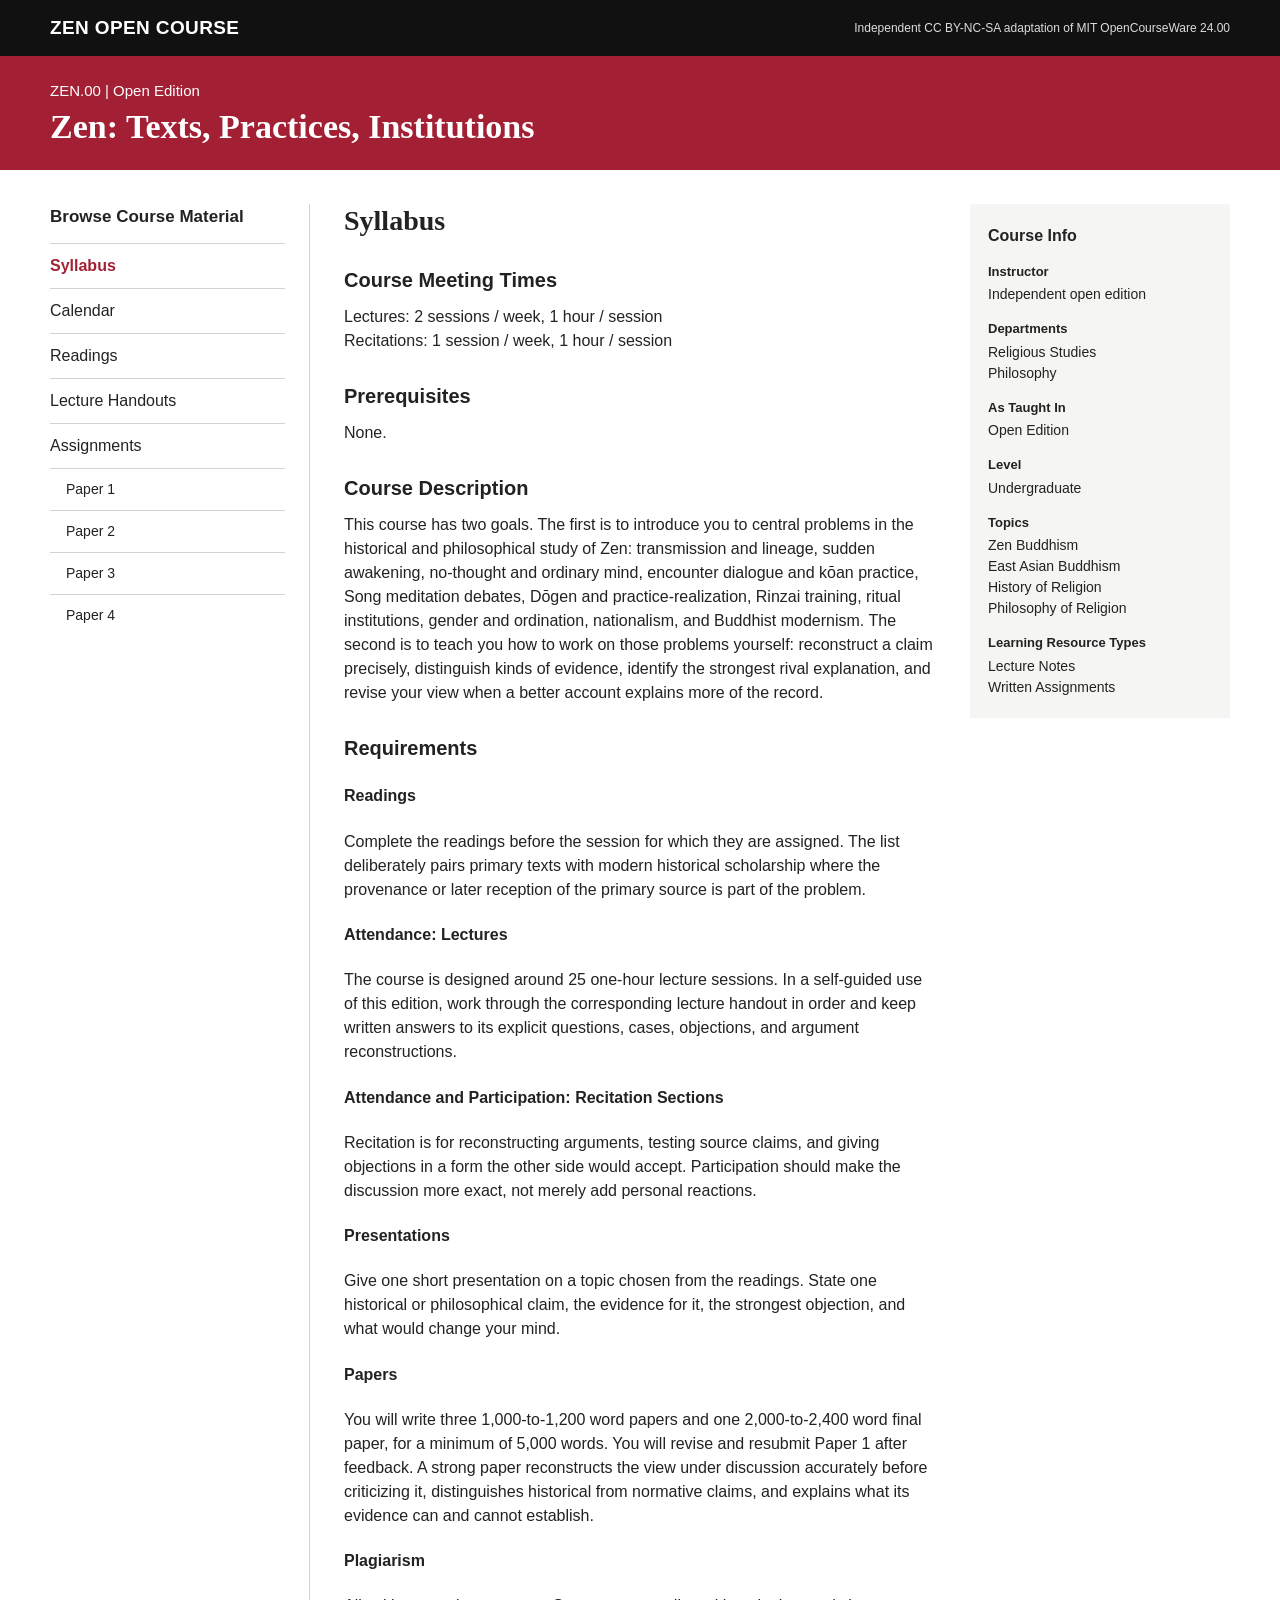
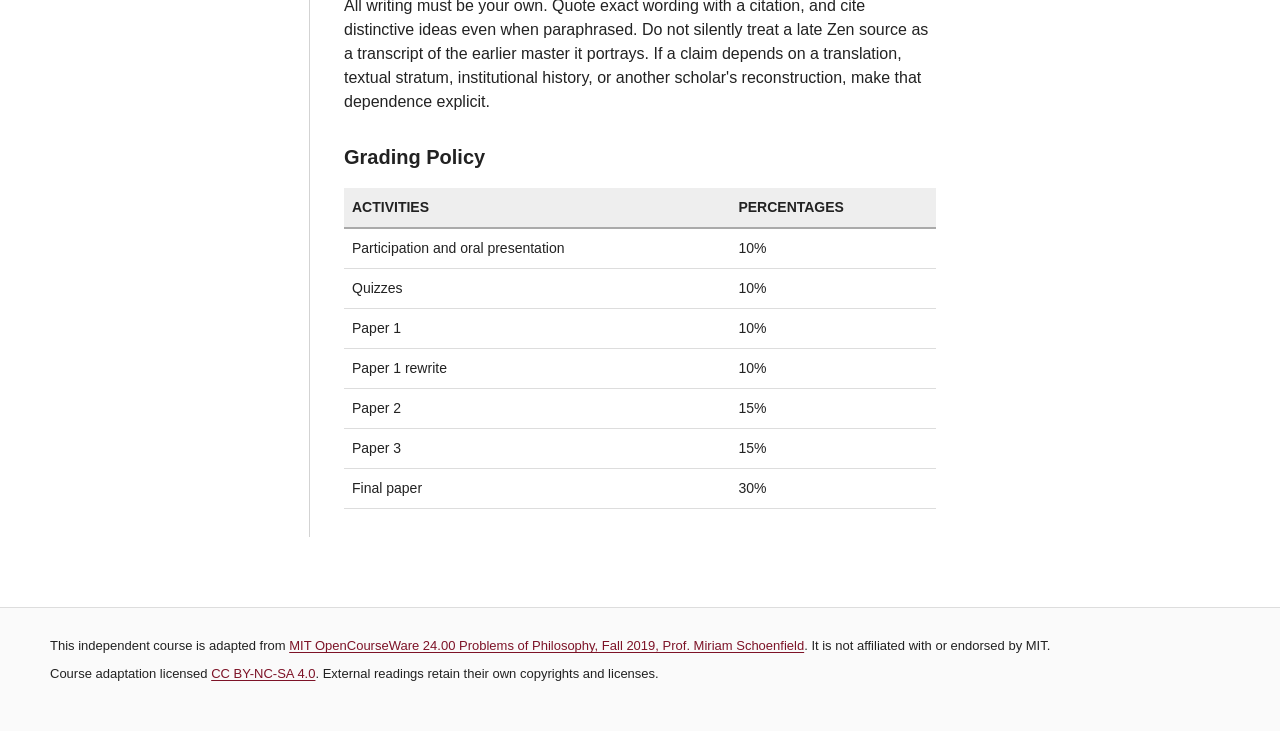
<file: syllabus.html>
<!doctype html><html lang="en"><head><meta charset="utf-8"><meta name="viewport" content="width=device-width,initial-scale=1"><title>Syllabus | Zen: Texts, Practices, Institutions</title><link rel="stylesheet" href="styles.css"></head><body>
<header><div class="top"><div class="inner"><div class="brand">ZEN OPEN COURSE</div><div class="source-note">Independent CC BY-NC-SA adaptation of MIT OpenCourseWare 24.00</div></div></div><div class="coursebar"><div class="inner"><div class="code">ZEN.00 | Open Edition</div><h1>Zen: Texts, Practices, Institutions</h1></div></div></header>
<div class="shell"><div class="side"><h2>Browse Course Material</h2><div class="nav"><a href="syllabus.html" class="active">Syllabus</a><a href="calendar.html">Calendar</a><a href="readings.html">Readings</a><a href="lecture-handouts.html">Lecture Handouts</a><a href="assignments.html">Assignments</a><a class="sub" href="paper1.html">Paper 1</a><a class="sub" href="paper2.html">Paper 2</a><a class="sub" href="paper3.html">Paper 3</a><a class="sub" href="paper4.html">Paper 4</a></div></div><main><h2>Syllabus</h2><h3>Course Meeting Times</h3><p>Lectures: 2 sessions / week, 1 hour / session<br>Recitations: 1 session / week, 1 hour / session</p>
<h3>Prerequisites</h3><p>None.</p>
<h3>Course Description</h3><p>This course has two goals. The first is to introduce you to central problems in the historical and philosophical study of Zen: transmission and lineage, sudden awakening, no-thought and ordinary mind, encounter dialogue and kōan practice, Song meditation debates, Dōgen and practice-realization, Rinzai training, ritual institutions, gender and ordination, nationalism, and Buddhist modernism. The second is to teach you how to work on those problems yourself: reconstruct a claim precisely, distinguish kinds of evidence, identify the strongest rival explanation, and revise your view when a better account explains more of the record.</p>
<h3>Requirements</h3>
<h4>Readings</h4><p>Complete the readings before the session for which they are assigned. The list deliberately pairs primary texts with modern historical scholarship where the provenance or later reception of the primary source is part of the problem.</p>
<h4>Attendance: Lectures</h4><p>The course is designed around 25 one-hour lecture sessions. In a self-guided use of this edition, work through the corresponding lecture handout in order and keep written answers to its explicit questions, cases, objections, and argument reconstructions.</p>
<h4>Attendance and Participation: Recitation Sections</h4><p>Recitation is for reconstructing arguments, testing source claims, and giving objections in a form the other side would accept. Participation should make the discussion more exact, not merely add personal reactions.</p>
<h4>Presentations</h4><p>Give one short presentation on a topic chosen from the readings. State one historical or philosophical claim, the evidence for it, the strongest objection, and what would change your mind.</p>
<h4>Papers</h4><p>You will write three 1,000-to-1,200 word papers and one 2,000-to-2,400 word final paper, for a minimum of 5,000 words. You will revise and resubmit Paper 1 after feedback. A strong paper reconstructs the view under discussion accurately before criticizing it, distinguishes historical from normative claims, and explains what its evidence can and cannot establish.</p>
<h4>Plagiarism</h4><p>All writing must be your own. Quote exact wording with a citation, and cite distinctive ideas even when paraphrased. Do not silently treat a late Zen source as a transcript of the earlier master it portrays. If a claim depends on a translation, textual stratum, institutional history, or another scholar's reconstruction, make that dependence explicit.</p>
<h3>Grading Policy</h3><table><tr><th>ACTIVITIES</th><th>PERCENTAGES</th></tr><tr><td>Participation and oral presentation</td><td>10%</td></tr><tr><td>Quizzes</td><td>10%</td></tr><tr><td>Paper 1</td><td>10%</td></tr><tr><td>Paper 1 rewrite</td><td>10%</td></tr><tr><td>Paper 2</td><td>15%</td></tr><tr><td>Paper 3</td><td>15%</td></tr><tr><td>Final paper</td><td>30%</td></tr></table></main><aside class="info"><h3>Course Info</h3><dl>
<dt>Instructor</dt><dd>Independent open edition</dd>
<dt>Departments</dt><dd>Religious Studies<br>Philosophy</dd>
<dt>As Taught In</dt><dd>Open Edition</dd>
<dt>Level</dt><dd>Undergraduate</dd>
<dt>Topics</dt><dd>Zen Buddhism<br>East Asian Buddhism<br>History of Religion<br>Philosophy of Religion</dd>
<dt>Learning Resource Types</dt><dd>Lecture Notes<br>Written Assignments</dd>
</dl></aside></div>
<footer class="footer"><div class="inner"><p>This independent course is adapted from <a href="https://ocw.mit.edu/courses/24-00-problems-of-philosophy-fall-2019/">MIT OpenCourseWare 24.00 Problems of Philosophy, Fall 2019, Prof. Miriam Schoenfield</a>. It is not affiliated with or endorsed by MIT.</p><p>Course adaptation licensed <a href="https://creativecommons.org/licenses/by-nc-sa/4.0/">CC BY-NC-SA 4.0</a>. External readings retain their own copyrights and licenses.</p></div></footer></body></html>
</file>
<file: styles.css>
:root{--red:#a31f34;--ink:#222;--muted:#666;--line:#d3d3d3;--paper:#fff;--soft:#f5f5f3;}
*{box-sizing:border-box}html,body{margin:0;padding:0;background:#fff;color:var(--ink);font-family:Arial,Helvetica,sans-serif;font-size:16px;line-height:1.5}
a{color:#7d1327;text-decoration:underline;text-underline-offset:2px}a:hover{color:#a31f34}
.top{height:56px;background:#111;color:white;display:flex;align-items:center}.top .inner{width:min(1180px,calc(100% - 36px));margin:auto;display:flex;align-items:center;justify-content:space-between}.brand{font-weight:700;letter-spacing:.02em;font-size:19px}.source-note{font-size:12px;color:#ddd}
.coursebar{background:var(--red);color:#fff;padding:24px 0}.coursebar .inner{width:min(1180px,calc(100% - 36px));margin:auto}.code{font-size:15px;margin-bottom:4px}.coursebar h1{font-family:Georgia,'Times New Roman',serif;font-size:34px;line-height:1.15;margin:0;font-weight:700}
.shell{width:min(1180px,calc(100% - 36px));margin:0 auto;display:grid;grid-template-columns:260px minmax(0,1fr) 260px;gap:34px;padding:34px 0 70px}.side{border-right:1px solid var(--line);padding-right:24px}.side h2{font-size:17px;margin:0 0 14px}.nav a{display:block;padding:10px 0;border-top:1px solid var(--line);text-decoration:none;color:#222}.nav a.active{font-weight:700;color:var(--red)}.nav .sub{padding-left:16px;font-size:14px}
main h2{font-family:Georgia,'Times New Roman',serif;font-size:28px;margin:0 0 20px;line-height:1.2}main h3{font-size:20px;margin:28px 0 10px}main p{margin:0 0 16px}.lead{font-family:Georgia,'Times New Roman',serif;font-size:19px;line-height:1.55}.figure{margin:26px 0}.figure img{width:100%;max-height:430px;object-fit:cover;object-position:center 32%;filter:grayscale(25%)}.caption{font-size:13px;color:var(--muted);margin-top:8px}
.info{background:var(--soft);padding:20px 18px;height:max-content}.info h3{font-size:16px;margin:0 0 14px}.info dl{margin:0}.info dt{font-weight:700;font-size:13px;margin-top:14px}.info dd{margin:3px 0 0;font-size:14px}
table{width:100%;border-collapse:collapse;margin:16px 0 28px;font-size:14px}th{text-align:left;background:#eee;border-bottom:2px solid #aaa;padding:9px 8px;vertical-align:bottom}td{border-bottom:1px solid #ddd;padding:9px 8px;vertical-align:top}.unit td{background:#f2f2f2;font-weight:700;font-size:14px;padding-top:12px;padding-bottom:12px}.due{white-space:nowrap}.meta{font-size:14px;color:#555}.callout{border-left:4px solid var(--red);padding:4px 0 4px 16px;margin:22px 0}.paperq li{margin-bottom:12px}.resource{display:grid;grid-template-columns:86px 1fr;gap:14px;border-top:1px solid #ddd;padding:13px 0}.resnum{font-weight:700}.resmeta{font-size:13px;color:#666}.footer{border-top:1px solid #ddd;background:#fafafa;padding:28px 0 40px;font-size:13px}.footer .inner{width:min(1180px,calc(100% - 36px));margin:auto}.footer p{margin:0 0 8px}
@media(max-width:900px){.shell{grid-template-columns:220px 1fr}.info{grid-column:2}.coursebar h1{font-size:29px}}@media(max-width:680px){.shell{display:block}.side{border-right:0;border-bottom:1px solid #ddd;padding:0 0 20px;margin-bottom:24px}.info{margin-top:28px}.source-note{display:none}.coursebar h1{font-size:27px}.top .inner,.coursebar .inner,.shell,.footer .inner{width:min(100% - 26px,1180px)}}
</file>
